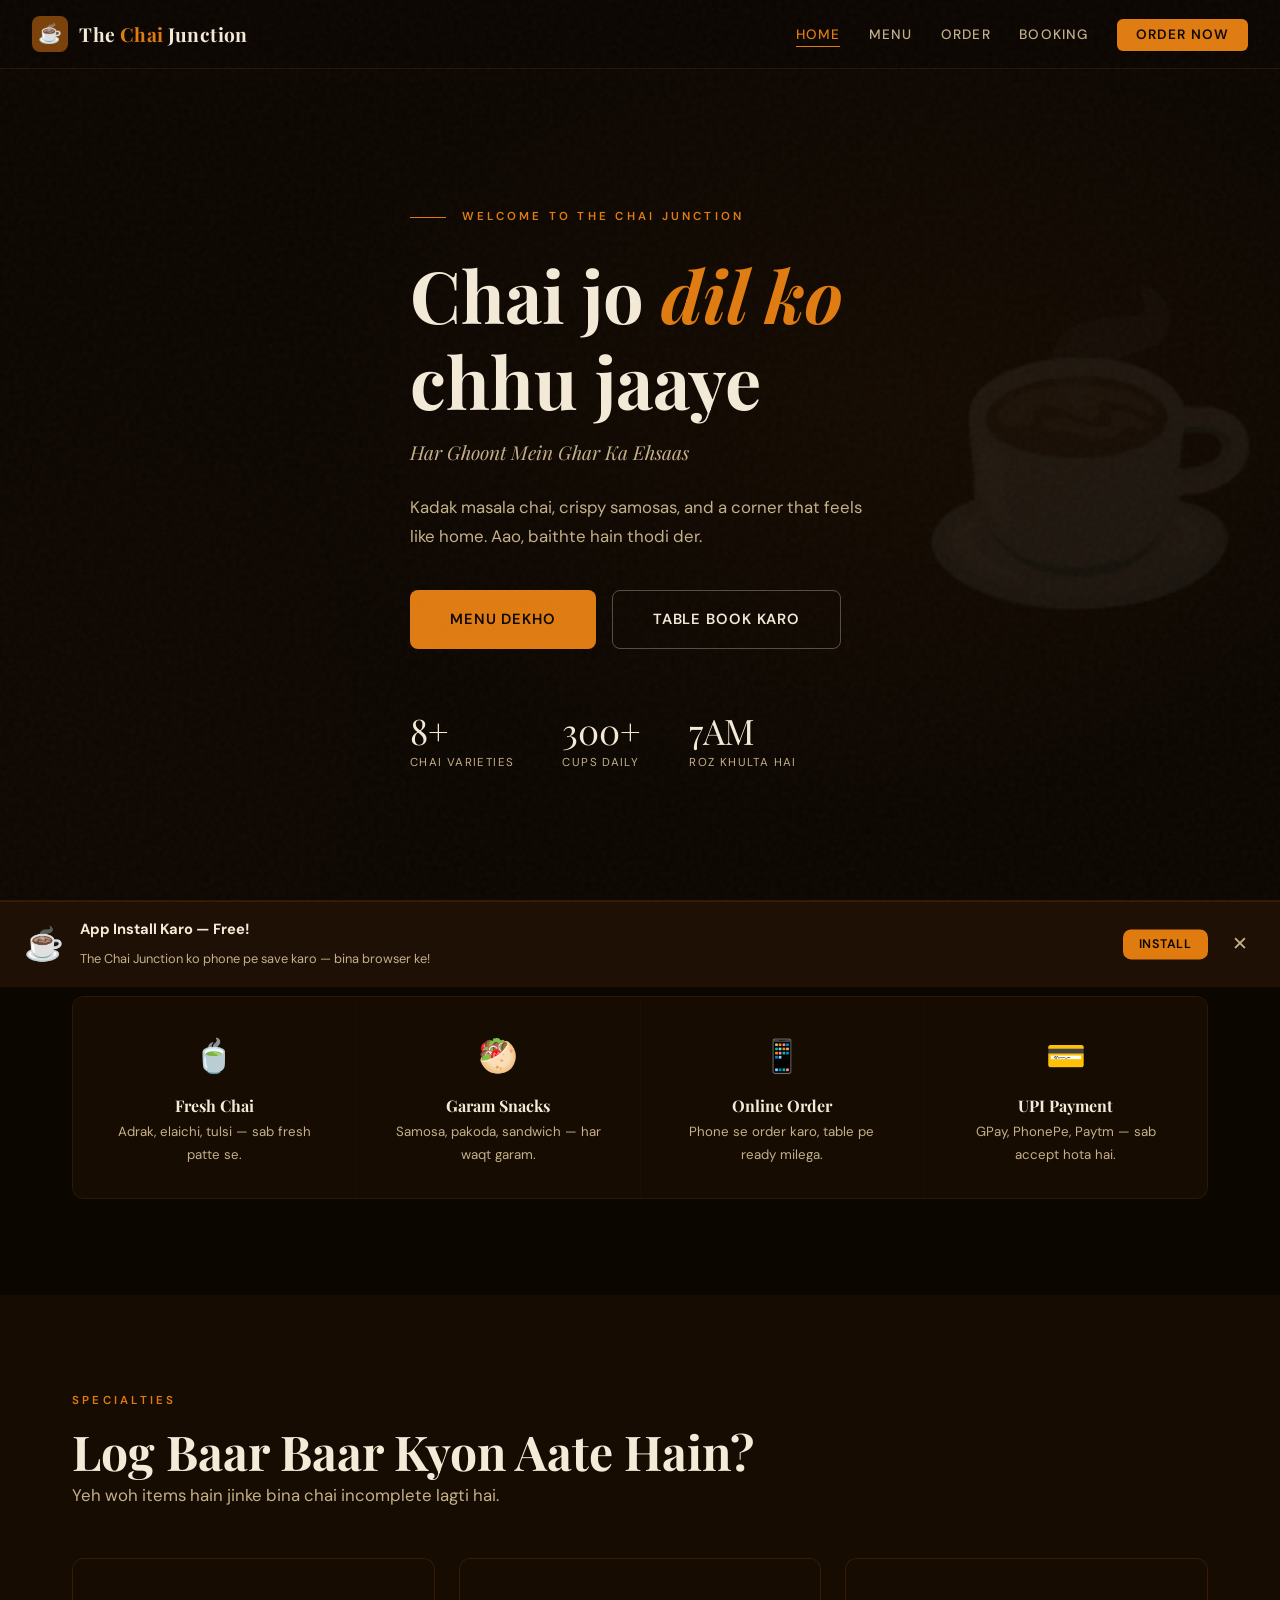
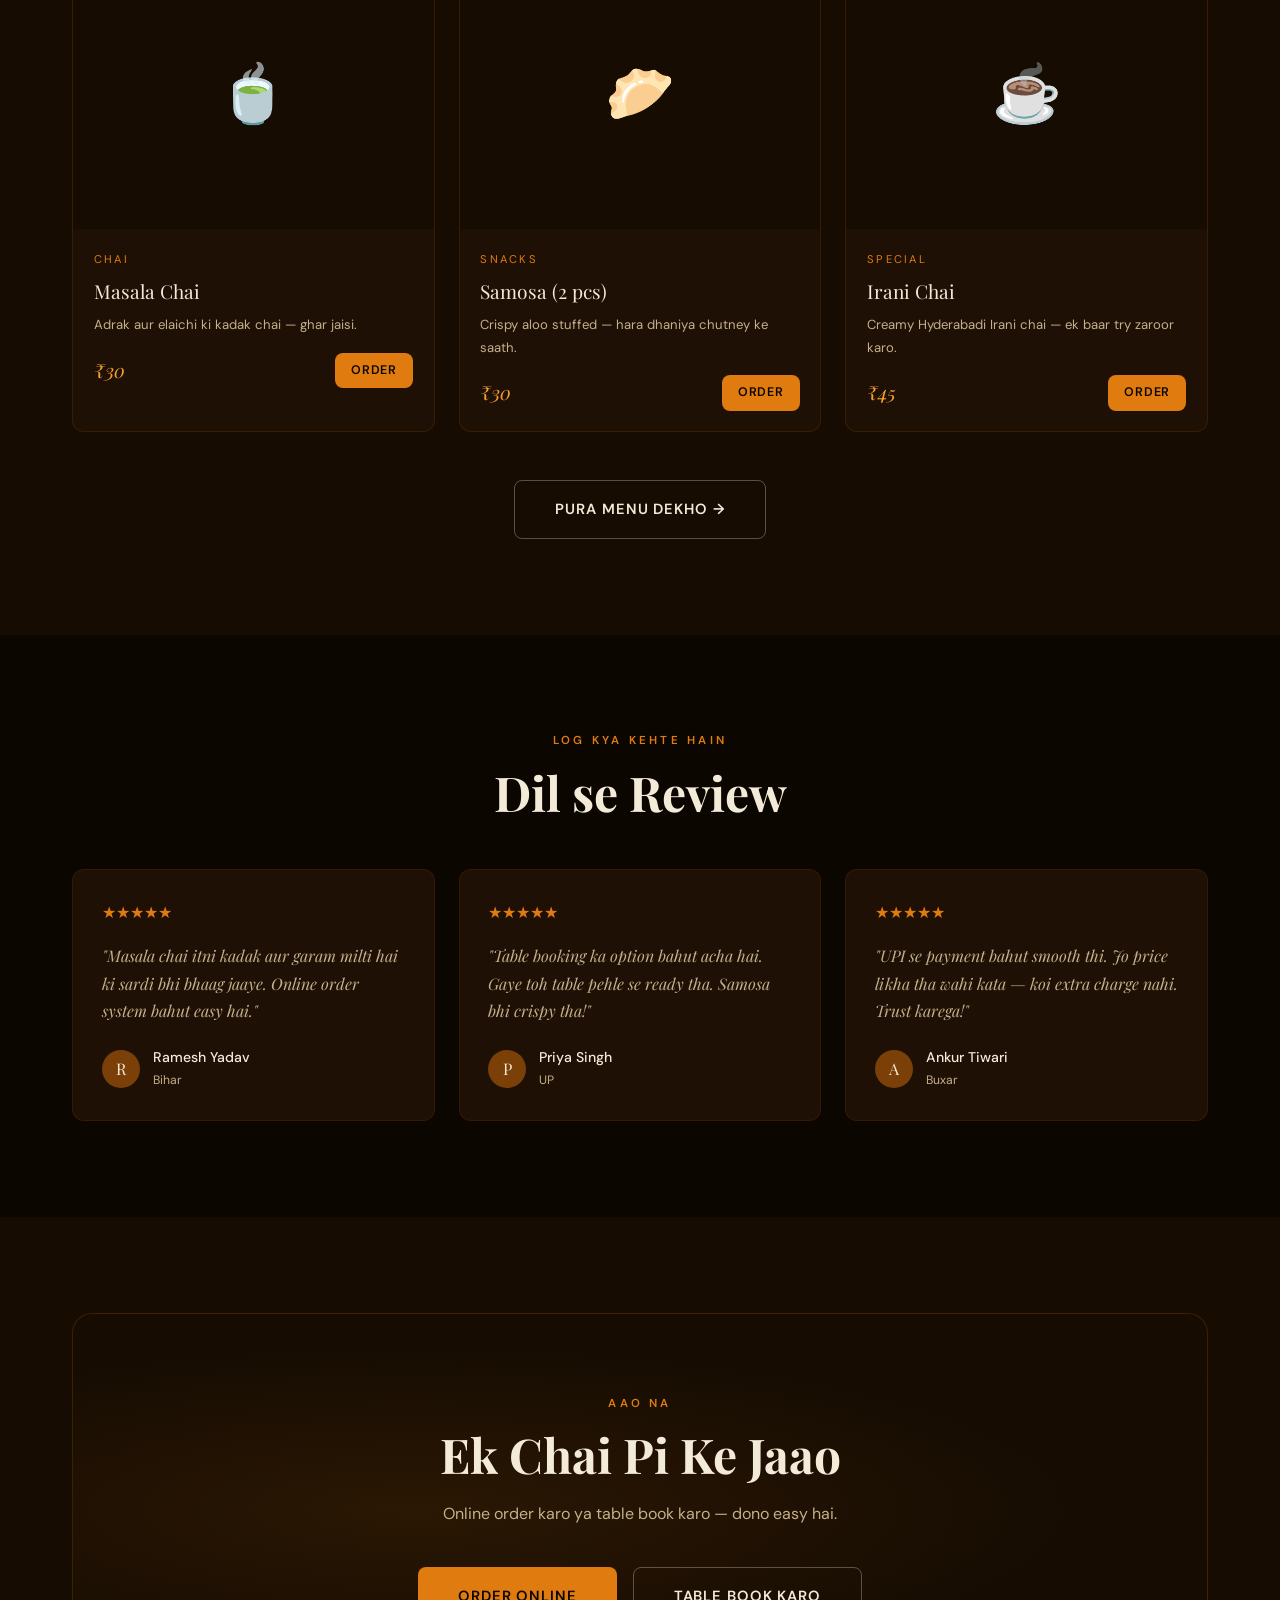
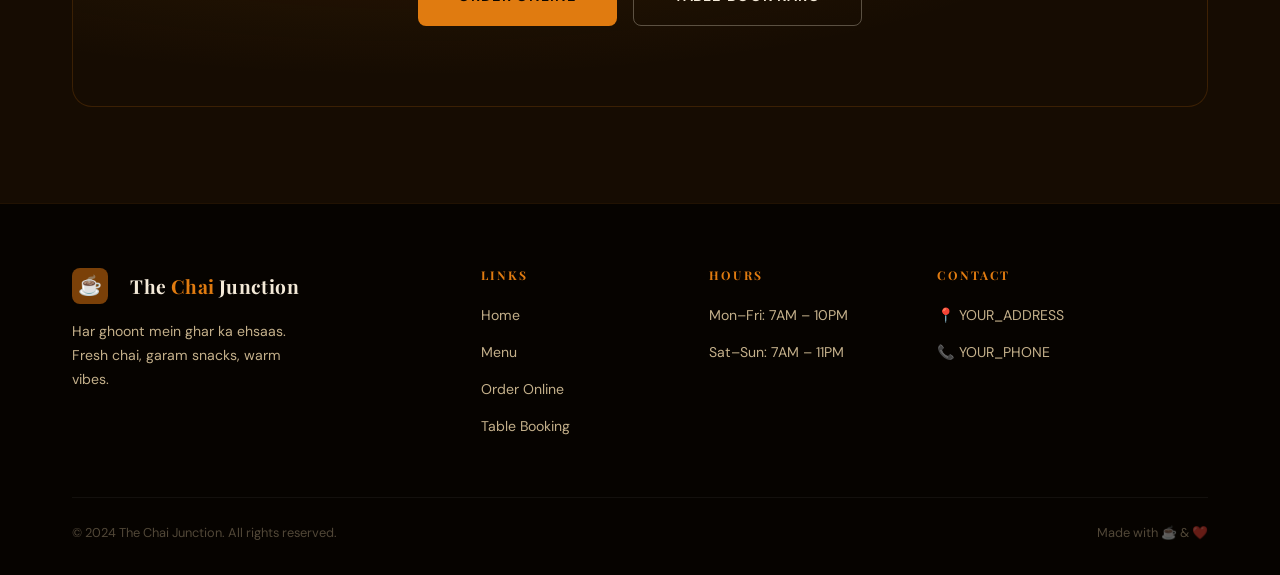
<file: index.html>
<!DOCTYPE html>
<html lang="en">
<head>
  <meta charset="UTF-8" />
  <meta name="viewport" content="width=device-width, initial-scale=1.0" />
  <title>The Chai Junction — Har Ghoont Mein Ghar Ka Ehsaas</title>
  <meta name="description" content="The Chai Junction — Fresh chai, crispy snacks, cozy tables. Order online or book your table." />
  <meta name="theme-color" content="#c8860a" />

  <!-- PWA Tags -->
  <link rel="manifest" href="manifest.json" />
  <link rel="apple-touch-icon" href="icons/icon-192.png" />
  <meta name="apple-mobile-web-app-capable" content="yes" />
  <meta name="apple-mobile-web-app-status-bar-style" content="black-translucent" />
  <meta name="apple-mobile-web-app-title" content="Chai Junction" />

  <!-- Favicon -->
  <link rel="icon" type="image/svg+xml" href="icons/favicon.svg" />

  <!-- Open Graph (for sharing) -->
  <meta property="og:title"       content="The Chai Junction" />
  <meta property="og:description" content="Har Ghoont Mein Ghar Ka Ehsaas" />
  <meta property="og:type"        content="website" />

  <link rel="stylesheet" href="css/style.css" />
  <style>
    /* ── Hero ─────────────────────────────────────────── */
    .hero {
      min-height: 100vh;
      display: flex; align-items: center;
      position: relative; overflow: hidden; padding-top: 5rem;
    }

    /* Background image — replace with your actual logo/image */
    .hero-bg {
      position: absolute; inset: 0; z-index: 0;
      /*
        🔁 APNI IMAGE YAHAN DAALO:
        background-image: url('images/your-hero.jpg');
        ya background-image: url('images/your-logo.png');
      */
      background:
        radial-gradient(ellipse 70% 70% at 65% 45%, rgba(224,123,16,0.10) 0%, transparent 65%),
        radial-gradient(ellipse 50% 90% at 5%  80%, rgba(92, 46, 10, 0.20) 0%, transparent 60%),
        var(--bg-dark);
      background-size: cover;
      background-position: center;
      background-repeat: no-repeat;
    }

    /* Dark overlay so text stays readable over any background image */
    .hero-bg::after {
      content: '';
      position: absolute; inset: 0;
      background: linear-gradient(
        105deg,
        rgba(12,6,0,0.92) 0%,
        rgba(12,6,0,0.70) 55%,
        rgba(12,6,0,0.30) 100%
      );
    }

    /* Large logo mark in hero bg right side */
    .hero-logo-watermark {
      position: absolute;
      right: -60px; top: 50%;
      transform: translateY(-50%);
      width: 500px; height: 500px;
      z-index: 1;
      opacity: 0.06;
      pointer-events: none;
      /*
        🔁 APNA LOGO IMAGE YAHAN DAALO (watermark effect ke liye):
        background-image: url('images/logo.png');
        background-size: contain; background-repeat: no-repeat; background-position: center;
      */
      font-size: 18rem;
      display: flex; align-items: center; justify-content: center;
    }

    .hero-content {
      position: relative; z-index: 2;
      max-width: 620px;
    }

    .hero-eyebrow {
      display: flex; align-items: center; gap: 1rem;
      margin-bottom: 1.5rem;
    }
    .hero-eyebrow::before { content:''; display:block; width:36px; height:1px; background:var(--saffron); }
    .hero-eyebrow span { font-size:0.72rem; font-weight:600; letter-spacing:0.28em; text-transform:uppercase; color:var(--saffron); }

    .hero h1 { margin-bottom: 0.8rem; }
    .hero h1 em { font-style: italic; color: var(--saffron); }

    .hero-hindi {
      font-family: var(--font-serif);
      font-size: 1.2rem;
      font-style: italic;
      color: var(--cream-dim);
      margin-bottom: 1.5rem;
    }

    .hero-desc { font-size: 1.05rem; margin-bottom: 2.5rem; max-width: 460px; }

    .hero-actions { display: flex; gap: 1rem; flex-wrap: wrap; margin-bottom: 4rem; }

    .hero-stats { display: flex; gap: 3rem; }
    .hero-stat .number { font-family:var(--font-serif); font-size:2.2rem; color:var(--cream); line-height:1; }
    .hero-stat .label  { font-size:0.72rem; letter-spacing:0.12em; text-transform:uppercase; color:var(--cream-dim); margin-top:0.3rem; }

    /* ── Features ─────────────────────────────────────── */
    .features-row {
      display: grid; grid-template-columns: repeat(4, 1fr);
      gap: 1px; background: rgba(224,123,16,0.08);
      border: 1px solid rgba(224,123,16,0.08); border-radius: var(--radius); overflow: hidden;
    }
    .feature-item { background: var(--bg-section); padding: 2rem; text-align: center; transition: var(--transition); }
    .feature-item:hover { background: var(--bg-card); }
    .feature-icon { font-size: 2rem; margin-bottom: 0.8rem; }
    .feature-item h4 { font-size: 1rem; margin-bottom: 0.35rem; }
    .feature-item p  { font-size: 0.83rem; }

    /* ── Featured Menu ────────────────────────────────── */
    .featured-grid { display: grid; grid-template-columns: repeat(3, 1fr); gap: 1.5rem; }

    .menu-card {
      background: var(--bg-card);
      border: 1px solid rgba(224,123,16,0.12);
      border-radius: var(--radius); overflow: hidden; transition: var(--transition);
    }
    .menu-card:hover { border-color: rgba(224,123,16,0.4); transform: translateY(-6px); box-shadow: 0 16px 40px rgba(0,0,0,0.6); }

    .menu-card-emoji {
      width: 100%; aspect-ratio: 4/3;
      display: flex; align-items: center; justify-content: center;
      font-size: 3.5rem; background: var(--bg-section);
    }
    .menu-card-body { padding: 1.3rem; }
    .menu-card-cat  { font-size: 0.7rem; letter-spacing: 0.2em; text-transform: uppercase; color: var(--saffron); margin-bottom: 0.4rem; }
    .menu-card-name { font-family: var(--font-serif); font-size: 1.2rem; margin-bottom: 0.4rem; }
    .menu-card-desc { font-size: 0.82rem; color: var(--cream-dim); margin-bottom: 1rem; }
    .menu-card-footer { display: flex; align-items: center; justify-content: space-between; }

    /* ── Testimonials ─────────────────────────────────── */
    .testi-grid { display: grid; grid-template-columns: repeat(3,1fr); gap: 1.5rem; }
    .testi-card { background:var(--bg-card); border:1px solid rgba(224,123,16,0.1); border-radius:var(--radius); padding:1.8rem; }
    .testi-stars { color:var(--saffron); margin-bottom:1rem; }
    .testi-text  { font-family:var(--font-serif); font-style:italic; font-size:1rem; color:var(--cream-dim); margin-bottom:1.4rem; line-height:1.7; }
    .testi-author { display:flex; align-items:center; gap:0.8rem; }
    .testi-avatar { width:38px; height:38px; border-radius:50%; background:var(--saffron-dim); display:flex; align-items:center; justify-content:center; font-family:var(--font-serif); font-size:1rem; color:var(--cream); }
    .testi-name { font-size:0.88rem; font-weight:500; color:var(--cream); }
    .testi-loc  { font-size:0.76rem; color:var(--cream-dim); }

    /* ── CTA banner ───────────────────────────────────── */
    .cta-banner {
      background: radial-gradient(ellipse at 30% 50%, rgba(224,123,16,0.1) 0%, transparent 60%), var(--bg-section);
      border: 1px solid rgba(224,123,16,0.18);
      border-radius: 20px; padding: 5rem 4rem; text-align: center;
    }
    .cta-banner h2 { margin-bottom: 1rem; }
    .cta-banner p  { margin-bottom: 2.5rem; }

    @media (max-width: 900px) {
      .features-row   { grid-template-columns: 1fr 1fr; }
      .featured-grid  { grid-template-columns: 1fr 1fr; }
      .testi-grid     { grid-template-columns: 1fr; }
    }
    @media (max-width: 600px) {
      .features-row  { grid-template-columns: 1fr; }
      .featured-grid { grid-template-columns: 1fr; }
      .hero-stats    { gap: 2rem; }
      .cta-banner    { padding: 3rem 1.5rem; }
    }
  </style>
</head>
<body>

<!-- ── Navbar ─────────────────────────────────────────────── -->
<nav class="navbar">
  <a href="index.html" class="nav-logo-wrap">
    <!--
      🔁 APNA LOGO IMAGE YAHAN DAALO:
      <img src="images/logo.png" alt="The Chai Junction" class="nav-logo-img" />
    -->
    <div class="nav-logo-icon">☕</div>
    <span class="nav-logo-text">The <span>Chai</span> Junction</span>
  </a>
  <ul class="nav-links">
    <li><a href="index.html" class="active">Home</a></li>
    <li><a href="menu.html">Menu</a></li>
    <li><a href="order.html">Order</a></li>
    <li><a href="order.html#booking">Booking</a></li>
    <li><a href="order.html" class="nav-cta">Order Now</a></li>
  </ul>
  <div class="nav-hamburger"><span></span><span></span><span></span></div>
</nav>

<!-- ── Hero ───────────────────────────────────────────────── -->
<section class="hero">
  <div class="hero-bg"></div>
  <div class="hero-logo-watermark">☕</div>
  <div class="container">
    <div class="hero-content">
      <div class="hero-eyebrow"><span>Welcome to The Chai Junction</span></div>
      <h1>
        Chai jo <em>dil ko</em><br>
        chhu jaaye
      </h1>
      <p class="hero-hindi">Har Ghoont Mein Ghar Ka Ehsaas</p>
      <p class="hero-desc">
        Kadak masala chai, crispy samosas, and a corner that feels like home.
        Aao, baithte hain thodi der.
      </p>
      <div class="hero-actions">
        <a href="menu.html" class="btn btn-primary btn-lg">Menu Dekho</a>
        <a href="order.html#booking" class="btn btn-outline btn-lg">Table Book Karo</a>
      </div>
      <div class="hero-stats">
        <div class="hero-stat"><div class="number">8+</div><div class="label">Chai Varieties</div></div>
        <div class="hero-stat"><div class="number">300+</div><div class="label">Cups Daily</div></div>
        <div class="hero-stat"><div class="number">7AM</div><div class="label">Roz Khulta Hai</div></div>
      </div>
    </div>
  </div>
</section>

<!-- ── Features ───────────────────────────────────────────── -->
<section class="section">
  <div class="container">
    <div class="features-row fade-in">
      <div class="feature-item"><div class="feature-icon">🍵</div><h4>Fresh Chai</h4><p>Adrak, elaichi, tulsi — sab fresh patte se.</p></div>
      <div class="feature-item"><div class="feature-icon">🥙</div><h4>Garam Snacks</h4><p>Samosa, pakoda, sandwich — har waqt garam.</p></div>
      <div class="feature-item"><div class="feature-icon">📱</div><h4>Online Order</h4><p>Phone se order karo, table pe ready milega.</p></div>
      <div class="feature-item"><div class="feature-icon">💳</div><h4>UPI Payment</h4><p>GPay, PhonePe, Paytm — sab accept hota hai.</p></div>
    </div>
  </div>
</section>

<!-- ── Featured Items ──────────────────────────────────────── -->
<section class="section section-alt">
  <div class="container">
    <div class="fade-in">
      <span class="section-label">Specialties</span>
      <h2>Log Baar Baar Kyon Aate Hain?</h2>
      <p class="section-subtitle">Yeh woh items hain jinke bina chai incomplete lagti hai.</p>
    </div>
    <div class="featured-grid">
      <div class="menu-card fade-in">
        <div class="menu-card-emoji">🍵</div>
        <div class="menu-card-body">
          <div class="menu-card-cat">Chai</div>
          <div class="menu-card-name">Masala Chai</div>
          <div class="menu-card-desc">Adrak aur elaichi ki kadak chai — ghar jaisi.</div>
          <div class="menu-card-footer">
            <span class="price-tag">₹30</span>
            <a href="order.html" class="btn btn-primary btn-sm">Order</a>
          </div>
        </div>
      </div>
      <div class="menu-card fade-in" style="transition-delay:0.1s">
        <div class="menu-card-emoji">🥟</div>
        <div class="menu-card-body">
          <div class="menu-card-cat">Snacks</div>
          <div class="menu-card-name">Samosa (2 pcs)</div>
          <div class="menu-card-desc">Crispy aloo stuffed — hara dhaniya chutney ke saath.</div>
          <div class="menu-card-footer">
            <span class="price-tag">₹30</span>
            <a href="order.html" class="btn btn-primary btn-sm">Order</a>
          </div>
        </div>
      </div>
      <div class="menu-card fade-in" style="transition-delay:0.2s">
        <div class="menu-card-emoji">☕</div>
        <div class="menu-card-body">
          <div class="menu-card-cat">Special</div>
          <div class="menu-card-name">Irani Chai</div>
          <div class="menu-card-desc">Creamy Hyderabadi Irani chai — ek baar try zaroor karo.</div>
          <div class="menu-card-footer">
            <span class="price-tag">₹45</span>
            <a href="order.html" class="btn btn-primary btn-sm">Order</a>
          </div>
        </div>
      </div>
    </div>
    <div style="text-align:center;margin-top:3rem;">
      <a href="menu.html" class="btn btn-outline btn-lg">Pura Menu Dekho →</a>
    </div>
  </div>
</section>

<!-- ── Testimonials ────────────────────────────────────────── -->
<section class="section">
  <div class="container">
    <div class="fade-in" style="text-align:center;max-width:480px;margin:0 auto 3rem;">
      <span class="section-label">Log Kya Kehte Hain</span>
      <h2>Dil se Review</h2>
    </div>
    <div class="testi-grid">
      <div class="testi-card fade-in">
        <div class="testi-stars">★★★★★</div>
        <p class="testi-text">"Masala chai itni kadak aur garam milti hai ki sardi bhi bhaag jaaye. Online order system bahut easy hai."</p>
        <div class="testi-author">
          <div class="testi-avatar">R</div>
          <div><div class="testi-name">Ramesh Yadav</div><div class="testi-loc">Bihar</div></div>
        </div>
      </div>
      <div class="testi-card fade-in" style="transition-delay:0.1s">
        <div class="testi-stars">★★★★★</div>
        <p class="testi-text">"Table booking ka option bahut acha hai. Gaye toh table pehle se ready tha. Samosa bhi crispy tha!"</p>
        <div class="testi-author">
          <div class="testi-avatar">P</div>
          <div><div class="testi-name">Priya Singh</div><div class="testi-loc">UP</div></div>
        </div>
      </div>
      <div class="testi-card fade-in" style="transition-delay:0.2s">
        <div class="testi-stars">★★★★★</div>
        <p class="testi-text">"UPI se payment bahut smooth thi. Jo price likha tha wahi kata — koi extra charge nahi. Trust karega!"</p>
        <div class="testi-author">
          <div class="testi-avatar">A</div>
          <div><div class="testi-name">Ankur Tiwari</div><div class="testi-loc">Buxar</div></div>
        </div>
      </div>
    </div>
  </div>
</section>

<!-- ── CTA ─────────────────────────────────────────────────── -->
<section class="section section-alt">
  <div class="container">
    <div class="cta-banner fade-in">
      <span class="section-label">Aao Na</span>
      <h2>Ek Chai Pi Ke Jaao</h2>
      <p>Online order karo ya table book karo — dono easy hai.</p>
      <div style="display:flex;gap:1rem;justify-content:center;flex-wrap:wrap;">
        <a href="order.html" class="btn btn-primary btn-lg">Order Online</a>
        <a href="order.html#booking" class="btn btn-outline btn-lg">Table Book Karo</a>
      </div>
    </div>
  </div>
</section>

<!-- ── Footer ──────────────────────────────────────────────── -->
<footer class="footer">
  <div class="container">
    <div class="footer-grid">
      <div>
        <div class="nav-logo-wrap" style="margin-bottom:1rem;display:inline-flex;">
          <div class="nav-logo-icon">☕</div>
          <span class="nav-logo-text" style="margin-left:0.7rem;">The <span>Chai</span> Junction</span>
        </div>
        <p style="font-size:0.88rem;max-width:240px;">Har ghoont mein ghar ka ehsaas. Fresh chai, garam snacks, warm vibes.</p>
      </div>
      <div class="footer-col">
        <h4>Links</h4>
        <ul>
          <li><a href="index.html">Home</a></li>
          <li><a href="menu.html">Menu</a></li>
          <li><a href="order.html">Order Online</a></li>
          <li><a href="order.html#booking">Table Booking</a></li>
        </ul>
      </div>
      <div class="footer-col">
        <h4>Hours</h4>
        <ul>
          <li><a>Mon–Fri: 7AM – 10PM</a></li>
          <li><a>Sat–Sun: 7AM – 11PM</a></li>
        </ul>
      </div>
      <div class="footer-col">
        <h4>Contact</h4>
        <ul>
          <li><a>📍 YOUR_ADDRESS</a></li>
          <li><a>📞 YOUR_PHONE</a></li>
        </ul>
      </div>
    </div>
    <div class="footer-bottom">
      <span>© 2024 The Chai Junction. All rights reserved.</span>
      <span>Made with ☕ & ❤️</span>
    </div>
  </div>
</footer>

<!-- ── PWA Install Banner ──────────────────────────────────── -->
<div class="install-banner" id="install-banner">
  <div class="icon">☕</div>
  <div class="text">
    <strong>App Install Karo — Free!</strong>
    <span>The Chai Junction ko phone pe save karo — bina browser ke!</span>
  </div>
  <button class="btn btn-primary btn-sm" onclick="installPWA()">Install</button>
  <button class="install-close" onclick="dismissInstallBanner()">✕</button>
</div>

<script src="js/config.js"></script>
<script src="js/main.js"></script>
</body>
</html>
</file>
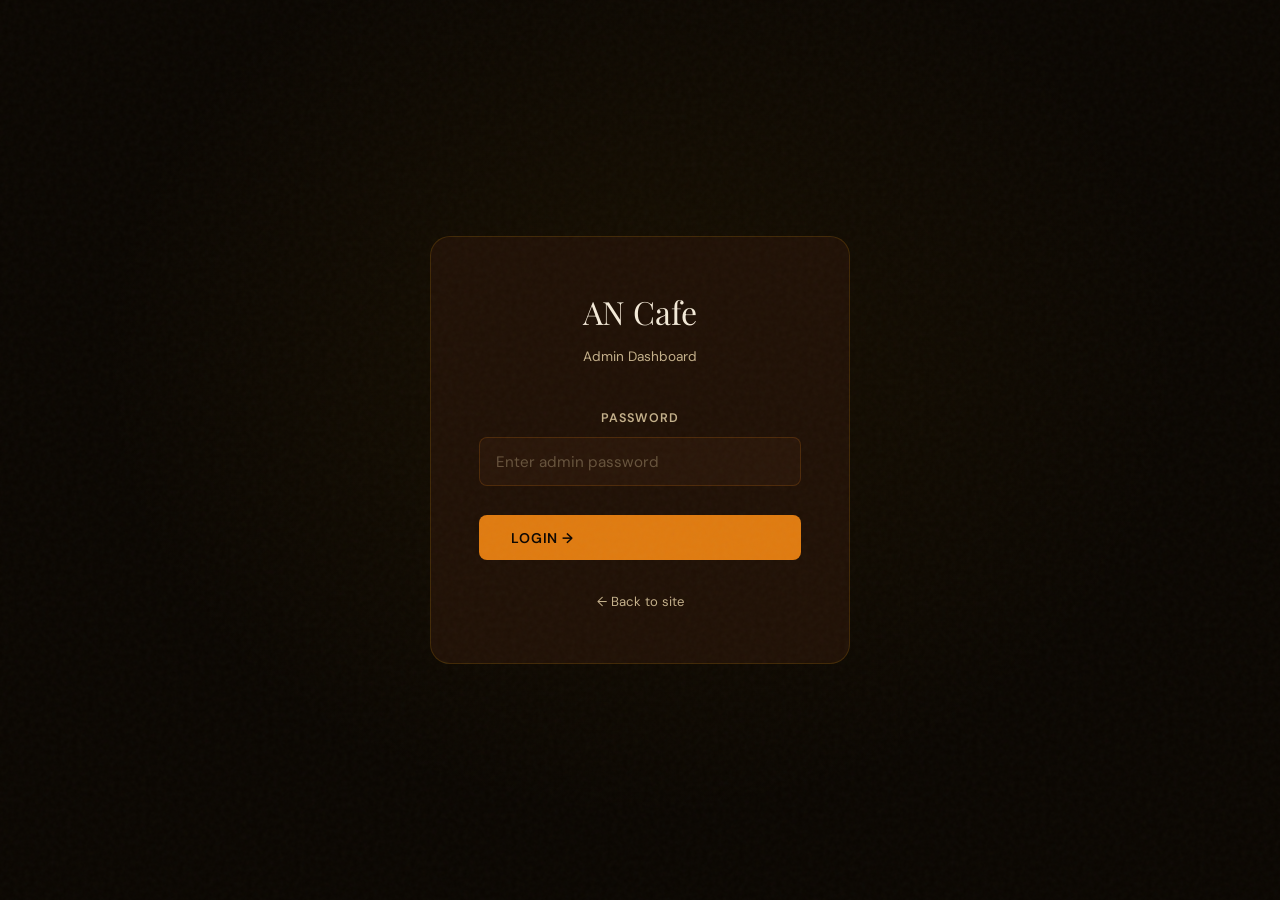
<file: admin.html>
<!DOCTYPE html>
<html lang="en">
<head>
  <meta charset="UTF-8" />
  <meta name="viewport" content="width=device-width, initial-scale=1.0" />
  <title>Admin — AN Cafe</title>
  <link rel="stylesheet" href="css/style.css" />
  <style>
    body { background: #0a0600; }

    /* ── Login Screen ─────────────────────────────────── */
    .login-screen {
      min-height: 100vh;
      display: flex;
      align-items: center;
      justify-content: center;
      background: radial-gradient(ellipse at 50% 40%, rgba(200,134,10,0.07) 0%, transparent 60%);
    }

    .login-card {
      background: var(--bg-card);
      border: 1px solid rgba(200,134,10,0.2);
      border-radius: 20px;
      padding: 3rem;
      width: min(420px, 90vw);
      text-align: center;
    }

    .login-card .logo {
      font-family: var(--font-serif);
      font-size: 2rem;
      color: var(--cream);
      margin-bottom: 0.3rem;
    }

    .login-card .logo span { color: var(--gold); }
    .login-card .sub { font-size: 0.85rem; color: var(--cream-dim); margin-bottom: 2.5rem; }

    /* ── Dashboard Layout ─────────────────────────────── */
    .dashboard { display: none; }

    .admin-nav {
      background: rgba(10, 6, 0, 0.95);
      border-bottom: 1px solid rgba(200,134,10,0.15);
      padding: 1rem 2rem;
      display: flex;
      align-items: center;
      justify-content: space-between;
      position: sticky;
      top: 0;
      z-index: 100;
    }

    .admin-nav .logo {
      font-family: var(--font-serif);
      font-size: 1.3rem;
      color: var(--cream);
    }

    .admin-nav .logo span { color: var(--gold); }

    .admin-nav-links {
      display: flex;
      gap: 0.5rem;
    }

    .admin-tab {
      padding: 0.5rem 1.2rem;
      border-radius: 6px;
      border: none;
      background: transparent;
      color: var(--cream-dim);
      font-family: var(--font-sans);
      font-size: 0.82rem;
      font-weight: 500;
      cursor: pointer;
      transition: var(--transition);
    }

    .admin-tab:hover  { color: var(--cream); background: rgba(255,255,255,0.05); }
    .admin-tab.active { background: var(--gold); color: var(--bg-dark); }

    .admin-content { padding: 2.5rem 2rem; max-width: 1400px; margin: 0 auto; }

    /* ── Stats Grid ───────────────────────────────────── */
    .stats-grid {
      display: grid;
      grid-template-columns: repeat(auto-fit, minmax(200px, 1fr));
      gap: 1.2rem;
      margin-bottom: 2.5rem;
    }

    .stat-card {
      background: var(--bg-card);
      border: 1px solid rgba(200,134,10,0.12);
      border-radius: var(--radius);
      padding: 1.5rem;
    }

    .stat-card .stat-icon { font-size: 1.8rem; margin-bottom: 0.8rem; }
    .stat-card .stat-value { font-family: var(--font-serif); font-size: 2rem; color: var(--gold-light); line-height: 1; margin-bottom: 0.3rem; }
    .stat-card .stat-label { font-size: 0.78rem; color: var(--cream-dim); text-transform: uppercase; letter-spacing: 0.08em; }

    /* ── Table ────────────────────────────────────────── */
    .table-header {
      display: flex;
      align-items: center;
      justify-content: space-between;
      margin-bottom: 1.2rem;
    }

    .table-header h3 { font-size: 1.2rem; }

    .data-table {
      width: 100%;
      border-collapse: collapse;
      background: var(--bg-card);
      border: 1px solid rgba(200,134,10,0.1);
      border-radius: var(--radius);
      overflow: hidden;
    }

    .data-table th {
      background: rgba(200,134,10,0.08);
      padding: 0.9rem 1rem;
      text-align: left;
      font-size: 0.75rem;
      font-weight: 500;
      letter-spacing: 0.12em;
      text-transform: uppercase;
      color: var(--gold);
      border-bottom: 1px solid rgba(200,134,10,0.12);
    }

    .data-table td {
      padding: 0.9rem 1rem;
      font-size: 0.87rem;
      color: var(--cream-dim);
      border-bottom: 1px solid rgba(255,255,255,0.04);
      vertical-align: middle;
    }

    .data-table tr:last-child td { border-bottom: none; }
    .data-table tr:hover td { background: rgba(255,255,255,0.02); color: var(--cream); }

    .data-table .name-col { color: var(--cream); font-weight: 500; }

    .status-select {
      background: var(--bg-input);
      border: 1px solid rgba(200,134,10,0.2);
      border-radius: 6px;
      padding: 0.3rem 0.6rem;
      color: var(--cream);
      font-family: var(--font-sans);
      font-size: 0.8rem;
      cursor: pointer;
    }

    .table-scroll { overflow-x: auto; border-radius: var(--radius); }

    /* Tab panels */
    .admin-panel { display: none; }
    .admin-panel.active { display: block; }

    .empty-state {
      text-align: center;
      padding: 4rem;
      color: var(--cream-dim);
      font-size: 0.9rem;
    }

    .refresh-btn {
      background: transparent;
      border: 1px solid rgba(200,134,10,0.3);
      color: var(--gold);
      padding: 0.45rem 1rem;
      border-radius: 6px;
      font-size: 0.8rem;
      cursor: pointer;
      transition: var(--transition);
    }

    .refresh-btn:hover { background: rgba(200,134,10,0.1); }
  </style>
</head>
<body>

<!-- ══ LOGIN SCREEN ════════════════════════════════════════════ -->
<div class="login-screen" id="login-screen">
  <div class="login-card">
    <div class="logo">AN <span>Cafe</span></div>
    <div class="sub">Admin Dashboard</div>
    <div class="form-group">
      <label>Password</label>
      <input type="password" id="admin-pass" placeholder="Enter admin password" onkeydown="if(event.key==='Enter')doLogin()" />
    </div>
    <button class="btn btn-primary" style="width:100%;margin-top:0.5rem;" onclick="doLogin()">
      Login →
    </button>
    <br/><br/>
    <a href="index.html" style="font-size:0.82rem;color:var(--cream-dim);">← Back to site</a>
  </div>
</div>

<!-- ══ DASHBOARD ═══════════════════════════════════════════════ -->
<div class="dashboard" id="dashboard">

  <nav class="admin-nav">
    <div class="logo">AN <span>Cafe</span> <span style="font-size:0.8rem;color:var(--cream-dim);font-family:var(--font-sans);">Admin</span></div>
    <div class="admin-nav-links">
      <button class="admin-tab active" onclick="showPanel('overview')">Overview</button>
      <button class="admin-tab" onclick="showPanel('orders')">Orders</button>
      <button class="admin-tab" onclick="showPanel('bookings')">Bookings</button>
    </div>
    <button class="btn btn-outline btn-sm" onclick="logout()">Logout</button>
  </nav>

  <div class="admin-content">

    <!-- ── Overview ─────────────────────────────────── -->
    <div class="admin-panel active" id="panel-overview">
      <h2 style="margin-bottom:1.5rem;">Dashboard Overview</h2>
      <div class="stats-grid" id="stats-grid">
        <div class="stat-card"><div class="stat-icon">📦</div><div class="stat-value" id="s-total-orders">—</div><div class="stat-label">Total Orders</div></div>
        <div class="stat-card"><div class="stat-icon">⏳</div><div class="stat-value" id="s-pending">—</div><div class="stat-label">Pending Orders</div></div>
        <div class="stat-card"><div class="stat-icon">📅</div><div class="stat-value" id="s-bookings">—</div><div class="stat-label">Total Bookings</div></div>
        <div class="stat-card"><div class="stat-icon">☀️</div><div class="stat-value" id="s-today">—</div><div class="stat-label">Today's Orders</div></div>
        <div class="stat-card"><div class="stat-icon">💰</div><div class="stat-value" id="s-revenue">—</div><div class="stat-label">Total Revenue</div></div>
      </div>

      <div style="text-align:center;padding:2rem;color:var(--cream-dim);font-size:0.88rem;">
        <p>Use the tabs above to manage <strong style="color:var(--cream);">Orders</strong> and <strong style="color:var(--cream);">Bookings</strong>.</p>
        <p style="margin-top:0.5rem;">Data syncs from your Google Sheet in real time.</p>
      </div>
    </div>

    <!-- ── Orders ────────────────────────────────────── -->
    <div class="admin-panel" id="panel-orders">
      <div class="table-header">
        <h3>All Orders</h3>
        <button class="refresh-btn" onclick="loadOrders()">↻ Refresh</button>
      </div>
      <div class="table-scroll">
        <table class="data-table" id="orders-table">
          <thead>
            <tr>
              <th>Order ID</th>
              <th>Time</th>
              <th>Customer</th>
              <th>Phone</th>
              <th>Items</th>
              <th>Total</th>
              <th>Type</th>
              <th>Table</th>
              <th>Status</th>
            </tr>
          </thead>
          <tbody id="orders-tbody">
            <tr><td colspan="9"><div class="empty-state">Loading orders...</div></td></tr>
          </tbody>
        </table>
      </div>
    </div>

    <!-- ── Bookings ───────────────────────────────────── -->
    <div class="admin-panel" id="panel-bookings">
      <div class="table-header">
        <h3>All Bookings</h3>
        <button class="refresh-btn" onclick="loadBookings()">↻ Refresh</button>
      </div>
      <div class="table-scroll">
        <table class="data-table" id="bookings-table">
          <thead>
            <tr>
              <th>Booking ID</th>
              <th>Time</th>
              <th>Name</th>
              <th>Phone</th>
              <th>Date</th>
              <th>Time Slot</th>
              <th>Guests</th>
              <th>Status</th>
              <th>Notes</th>
            </tr>
          </thead>
          <tbody id="bookings-tbody">
            <tr><td colspan="9"><div class="empty-state">Loading bookings...</div></td></tr>
          </tbody>
        </table>
      </div>
    </div>

  </div>
</div>

<script src="js/config.js"></script>
<script src="js/main.js"></script>
<script src="js/admin.js"></script>
</body>
</html>
</file>
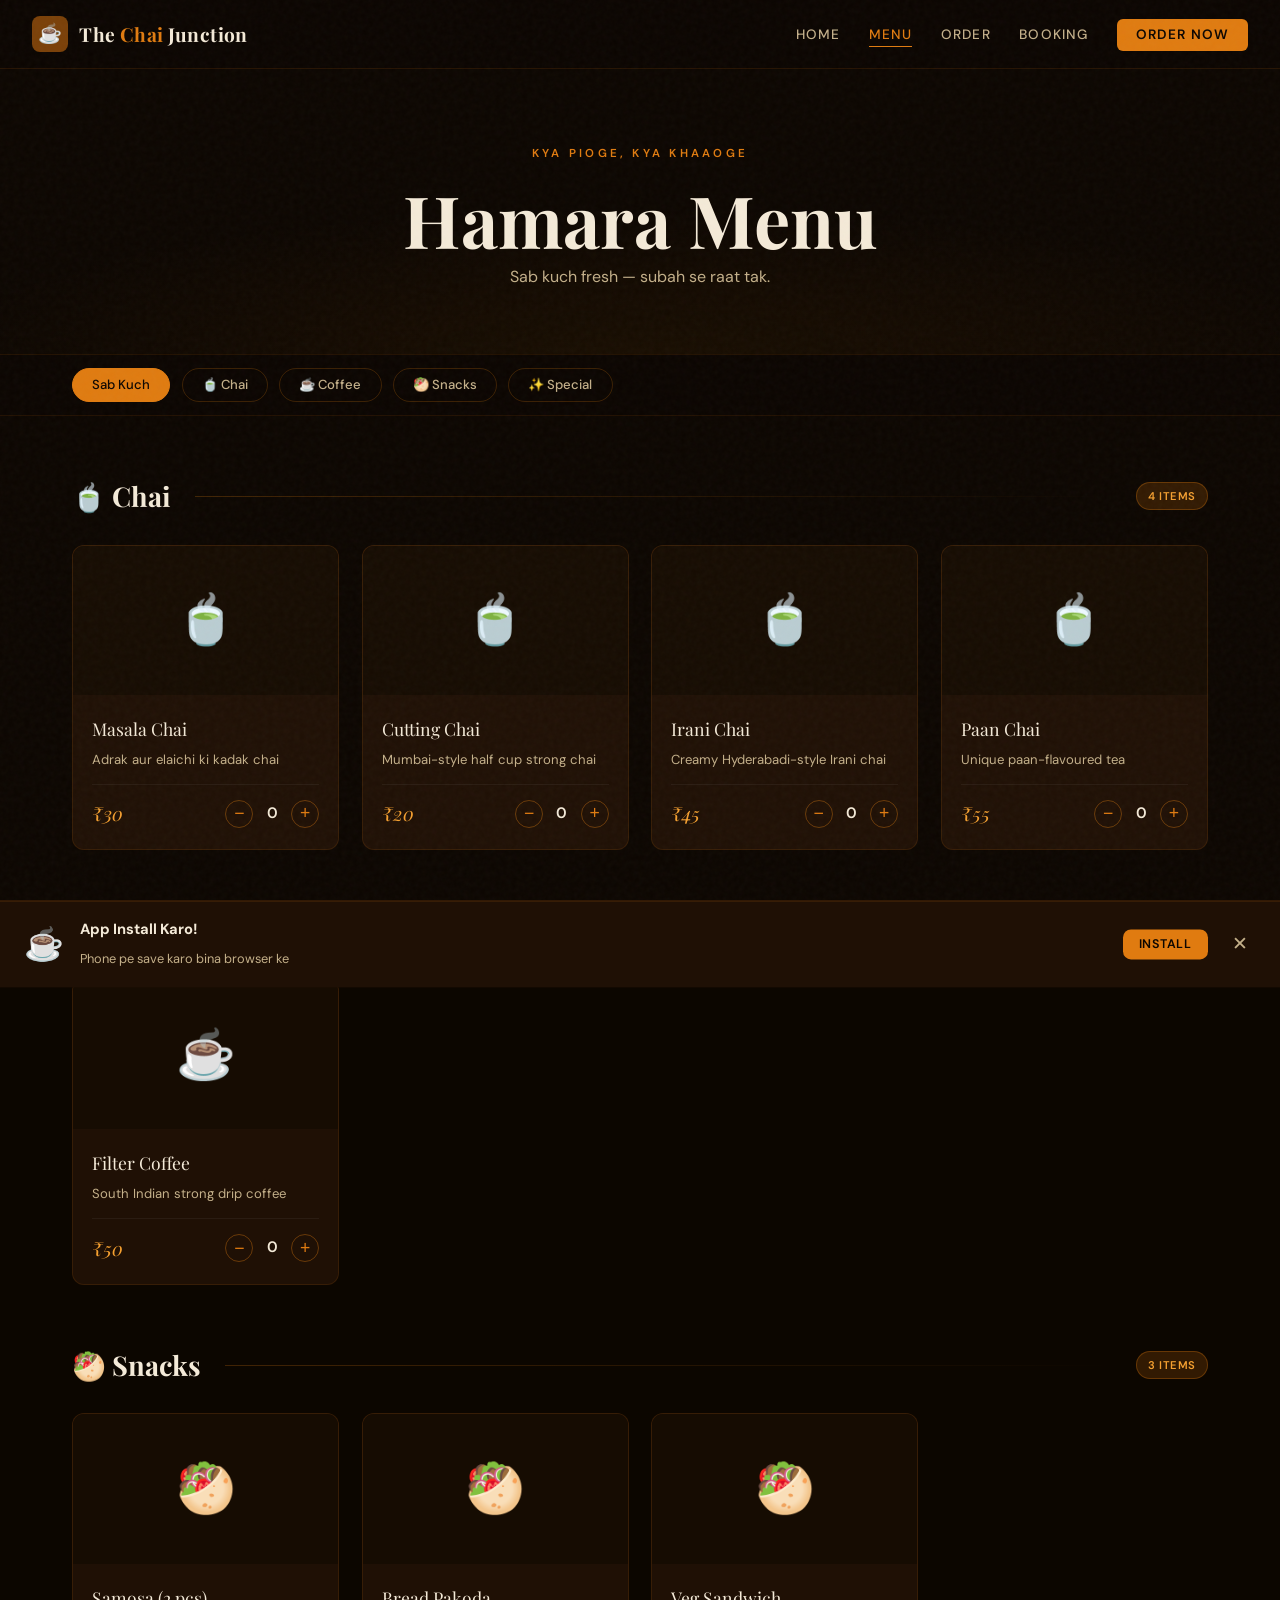
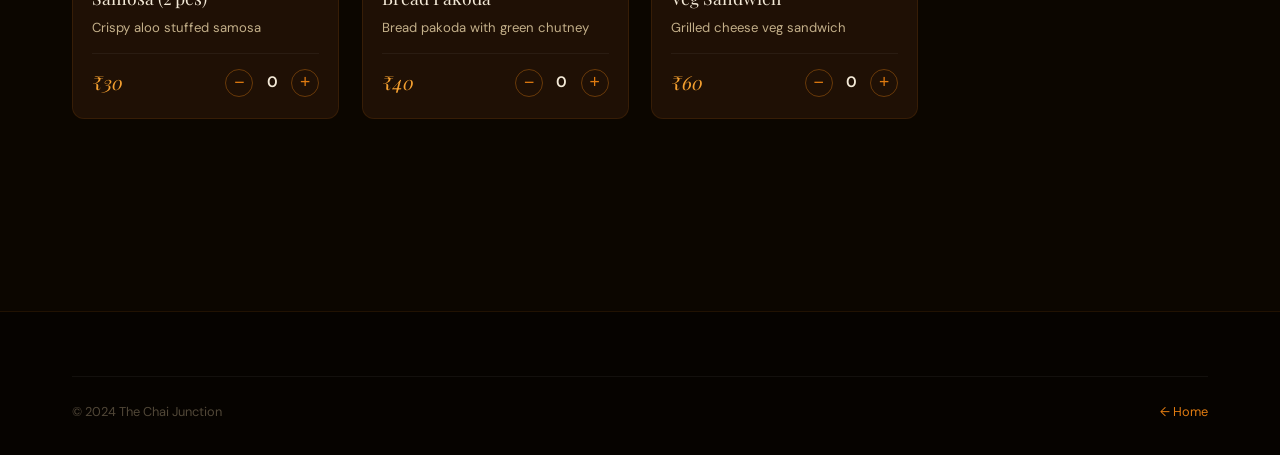
<file: menu.html>
<!DOCTYPE html>
<html lang="en">
<head>
  <meta charset="UTF-8" />
  <meta name="viewport" content="width=device-width, initial-scale=1.0" />
  <title>Menu — The Chai Junction</title>
  <meta name="theme-color" content="#c8860a" />
  <link rel="manifest" href="manifest.json" />
  <link rel="icon" type="image/svg+xml" href="icons/favicon.svg" />
  <link rel="stylesheet" href="css/style.css" />
  <style>
    .page-hero {
      padding: 9rem 0 4rem; text-align: center;
      background: radial-gradient(ellipse 80% 60% at 50% 100%, rgba(224,123,16,0.06) 0%, transparent 70%);
      border-bottom: 1px solid rgba(224,123,16,0.1);
    }

    /* Filter */
    .filter-bar { position: sticky; top: 64px; z-index: 100; background: rgba(12,6,0,0.95); backdrop-filter: blur(18px); border-bottom: 1px solid rgba(224,123,16,0.1); padding: 0.8rem 0; }
    .filter-bar .container { display: flex; align-items: center; gap: 0.7rem; overflow-x: auto; scrollbar-width: none; }
    .filter-bar .container::-webkit-scrollbar { display: none; }
    .filter-btn { white-space: nowrap; padding: 0.48rem 1.2rem; border-radius: 100px; border: 1px solid rgba(224,123,16,0.22); background: transparent; color: var(--cream-dim); font-family: var(--font-sans); font-size: 0.82rem; font-weight: 500; cursor: pointer; transition: var(--transition); }
    .filter-btn:hover, .filter-btn.active { background: var(--saffron); border-color: var(--saffron); color: var(--bg-dark); }

    /* Live price strip */
    .price-strip { background: rgba(50,150,50,0.08); border-bottom: 1px solid rgba(50,150,50,0.15); padding: 0.5rem 0; text-align: center; font-size: 0.78rem; color: #8fcf8f; display: flex; align-items: center; justify-content: center; gap: 0.5rem; }

    /* Menu sections */
    .menu-section { padding: 4rem 0; }
    .category-section { margin-bottom: 4rem; }
    .category-header { display: flex; align-items: center; gap: 1.5rem; margin-bottom: 2rem; }
    .category-header h2 { font-size: 1.7rem; white-space: nowrap; }
    .category-line { flex: 1; height: 1px; background: linear-gradient(90deg, rgba(224,123,16,0.25), transparent); }
    .items-grid { display: grid; grid-template-columns: repeat(auto-fill, minmax(250px, 1fr)); gap: 1.4rem; }

    /* Item card */
    .item-card { background: var(--bg-card); border: 1px solid rgba(224,123,16,0.12); border-radius: var(--radius); overflow: hidden; transition: var(--transition); display: flex; flex-direction: column; }
    .item-card:hover { border-color: rgba(224,123,16,0.38); transform: translateY(-4px); box-shadow: 0 12px 36px rgba(0,0,0,0.55); }
    .item-emoji { width: 100%; aspect-ratio: 16/9; display: flex; align-items: center; justify-content: center; font-size: 3rem; background: var(--bg-section); }
    .item-body  { padding: 1.2rem; flex: 1; display: flex; flex-direction: column; }
    .item-name  { font-family: var(--font-serif); font-size: 1.1rem; margin-bottom: 0.3rem; }
    .item-desc  { font-size: 0.82rem; color: var(--cream-dim); flex: 1; padding-bottom: 0.8rem; }
    .item-footer { display: flex; align-items: center; justify-content: space-between; padding-top: 0.8rem; border-top: 1px solid rgba(255,255,255,0.05); }

    /* Qty control */
    .qty-control { display: flex; align-items: center; gap: 0.55rem; }
    .qty-btn { width: 28px; height: 28px; border-radius: 50%; border: 1px solid rgba(224,123,16,0.38); background: transparent; color: var(--saffron); font-size: 1.1rem; cursor: pointer; display: flex; align-items: center; justify-content: center; transition: var(--transition); }
    .qty-btn:hover { background: var(--saffron); color: var(--bg-dark); }
    .qty-num { font-size: 0.95rem; font-weight: 600; min-width: 20px; text-align: center; color: var(--cream); }

    /* Cart FAB */
    .cart-fab { position: fixed; bottom: 2rem; right: 2rem; background: var(--saffron); color: var(--bg-dark); border: none; border-radius: 100px; padding: 0.9rem 1.8rem; font-family: var(--font-sans); font-size: 0.88rem; font-weight: 600; cursor: pointer; display: flex; align-items: center; gap: 0.8rem; box-shadow: 0 8px 24px rgba(224,123,16,0.45); transition: var(--transition); z-index: 500; transform: translateY(100px); opacity: 0; }
    .cart-fab.visible { transform: translateY(0); opacity: 1; }
    .cart-fab:hover { background: var(--saffron-lt); transform: translateY(-2px); }
    .cart-count { background: var(--bg-dark); color: var(--saffron); border-radius: 50%; width: 24px; height: 24px; display: flex; align-items: center; justify-content: center; font-size: 0.75rem; }

    /* Cart drawer */
    .cart-overlay { position: fixed; inset: 0; background: rgba(0,0,0,0.72); z-index: 800; opacity: 0; pointer-events: none; transition: opacity 0.3s; }
    .cart-overlay.open { opacity: 1; pointer-events: all; }
    .cart-drawer { position: fixed; top: 0; right: 0; bottom: 0; width: min(420px, 100vw); background: var(--bg-section); border-left: 1px solid rgba(224,123,16,0.18); z-index: 900; transform: translateX(100%); transition: transform 0.32s cubic-bezier(0.4,0,0.2,1); display: flex; flex-direction: column; }
    .cart-drawer.open { transform: translateX(0); }
    .cart-header { padding: 1.4rem 1.5rem; border-bottom: 1px solid rgba(255,255,255,0.07); display: flex; align-items: center; justify-content: space-between; }
    .cart-header h3 { font-size: 1.1rem; }
    .cart-close { background: none; border: none; color: var(--cream-dim); font-size: 1.3rem; cursor: pointer; }
    .cart-items { flex: 1; overflow-y: auto; padding: 1rem 1.3rem; scrollbar-width: thin; scrollbar-color: var(--saffron-dim) transparent; }
    .cart-item { display: flex; align-items: center; gap: 0.9rem; padding: 0.85rem 0; border-bottom: 1px solid rgba(255,255,255,0.05); }
    .cart-item-emoji { font-size: 1.7rem; width: 36px; text-align: center; }
    .cart-item-info { flex: 1; }
    .cart-item-name { font-size: 0.88rem; font-weight: 500; color: var(--cream); }
    .cart-item-sub  { font-size: 0.78rem; color: var(--cream-dim); }
    .cart-item-price { font-family: var(--font-serif); font-size: 1rem; color: var(--saffron-lt); }
    .cart-item-remove { background: none; border: none; color: rgba(196,176,138,0.3); cursor: pointer; font-size: 1rem; padding: 2px 6px; transition: color 0.2s; }
    .cart-item-remove:hover { color: #cf6f6f; }
    .cart-empty { text-align: center; padding: 3rem 1rem; color: var(--cream-dim); }
    .cart-empty .icon { font-size: 2.8rem; margin-bottom: 1rem; }
    .cart-footer { padding: 1.3rem 1.5rem; border-top: 1px solid rgba(255,255,255,0.07); }
    .cart-total { display: flex; justify-content: space-between; align-items: center; margin-bottom: 1.1rem; }
    .cart-total .label { font-size: 0.85rem; color: var(--cream-dim); }
    .cart-total .amount { font-family: var(--font-serif); font-size: 1.6rem; color: var(--saffron-lt); }
  </style>
</head>
<body>

<nav class="navbar">
  <a href="index.html" class="nav-logo-wrap">
    <div class="nav-logo-icon">☕</div>
    <span class="nav-logo-text">The <span>Chai</span> Junction</span>
  </a>
  <ul class="nav-links">
    <li><a href="index.html">Home</a></li>
    <li><a href="menu.html" class="active">Menu</a></li>
    <li><a href="order.html">Order</a></li>
    <li><a href="order.html#booking">Booking</a></li>
    <li><a href="order.html" class="nav-cta">Order Now</a></li>
  </ul>
  <div class="nav-hamburger"><span></span><span></span><span></span></div>
</nav>

<!-- Live price strip -->
<div class="price-strip" id="price-strip" style="display:none;margin-top:64px;">
  <span class="live-badge">Live Prices</span>
  <span>Prices real-time Google Sheets se aa rahe hain</span>
</div>

<div class="page-hero" id="page-hero">
  <div class="container">
    <span class="section-label">Kya Pioge, Kya Khaaoge</span>
    <h1>Hamara Menu</h1>
    <p>Sab kuch fresh — subah se raat tak.</p>
  </div>
</div>

<!-- Filter bar -->
<div class="filter-bar" id="filter-bar">
  <div class="container">
    <button class="filter-btn active" data-cat="All">Sab Kuch</button>
    <button class="filter-btn" data-cat="Chai">🍵 Chai</button>
    <button class="filter-btn" data-cat="Coffee">☕ Coffee</button>
    <button class="filter-btn" data-cat="Snacks">🥙 Snacks</button>
    <button class="filter-btn" data-cat="Special">✨ Special</button>
  </div>
</div>

<section class="menu-section">
  <div class="container" id="menu-container">
    <div style="text-align:center;padding:5rem;">
      <div class="loader"></div>
      <p style="color:var(--cream-dim);margin-top:1rem;">Menu load ho raha hai...</p>
    </div>
  </div>
</section>

<!-- Cart FAB -->
<button class="cart-fab" id="cart-fab" onclick="openCart()">
  🛒 Cart Dekho
  <span class="cart-count" id="cart-count">0</span>
</button>

<!-- Cart overlay & drawer -->
<div class="cart-overlay" id="cart-overlay" onclick="closeCart()"></div>
<div class="cart-drawer" id="cart-drawer">
  <div class="cart-header">
    <h3>Tumhara Order</h3>
    <button class="cart-close" onclick="closeCart()">✕</button>
  </div>
  <div class="cart-items" id="cart-items">
    <div class="cart-empty"><div class="icon">🛒</div><p>Cart khaali hai</p></div>
  </div>
  <div class="cart-footer">
    <div class="cart-total">
      <span class="label">Items Total</span>
      <span class="amount" id="cart-total">₹0</span>
    </div>
    <button class="btn btn-primary" style="width:100%;" onclick="proceedToOrder()">
      Order Place Karo →
    </button>
    <p style="font-size:0.74rem;color:var(--cream-dim);text-align:center;margin-top:0.6rem;">Dine-in pe ₹30 pre-booking charge extra lagega</p>
  </div>
</div>

<footer class="footer" style="margin-top:4rem;">
  <div class="container">
    <div class="footer-bottom">
      <span>© 2024 The Chai Junction</span>
      <a href="index.html" style="color:var(--saffron);">← Home</a>
    </div>
  </div>
</footer>

<!-- PWA Install Banner -->
<div class="install-banner" id="install-banner">
  <div class="icon">☕</div>
  <div class="text">
    <strong>App Install Karo!</strong>
    <span>Phone pe save karo bina browser ke</span>
  </div>
  <button class="btn btn-primary btn-sm" onclick="installPWA()">Install</button>
  <button class="install-close" onclick="dismissInstallBanner()">✕</button>
</div>

<script src="js/config.js"></script>
<script src="js/main.js"></script>
<script src="js/menu.js"></script>
<script>
  // Show live price strip once prices load
  async function initPriceStrip() {
    const r = await apiGet('getPrices');
    if (r && r.success) {
      document.getElementById('price-strip').style.display = 'flex';
      // Adjust hero margin
      const hero = document.getElementById('page-hero');
      if (hero) hero.style.marginTop = '0';
    }
  }
  initPriceStrip();
</script>
</body>
</html>
</file>
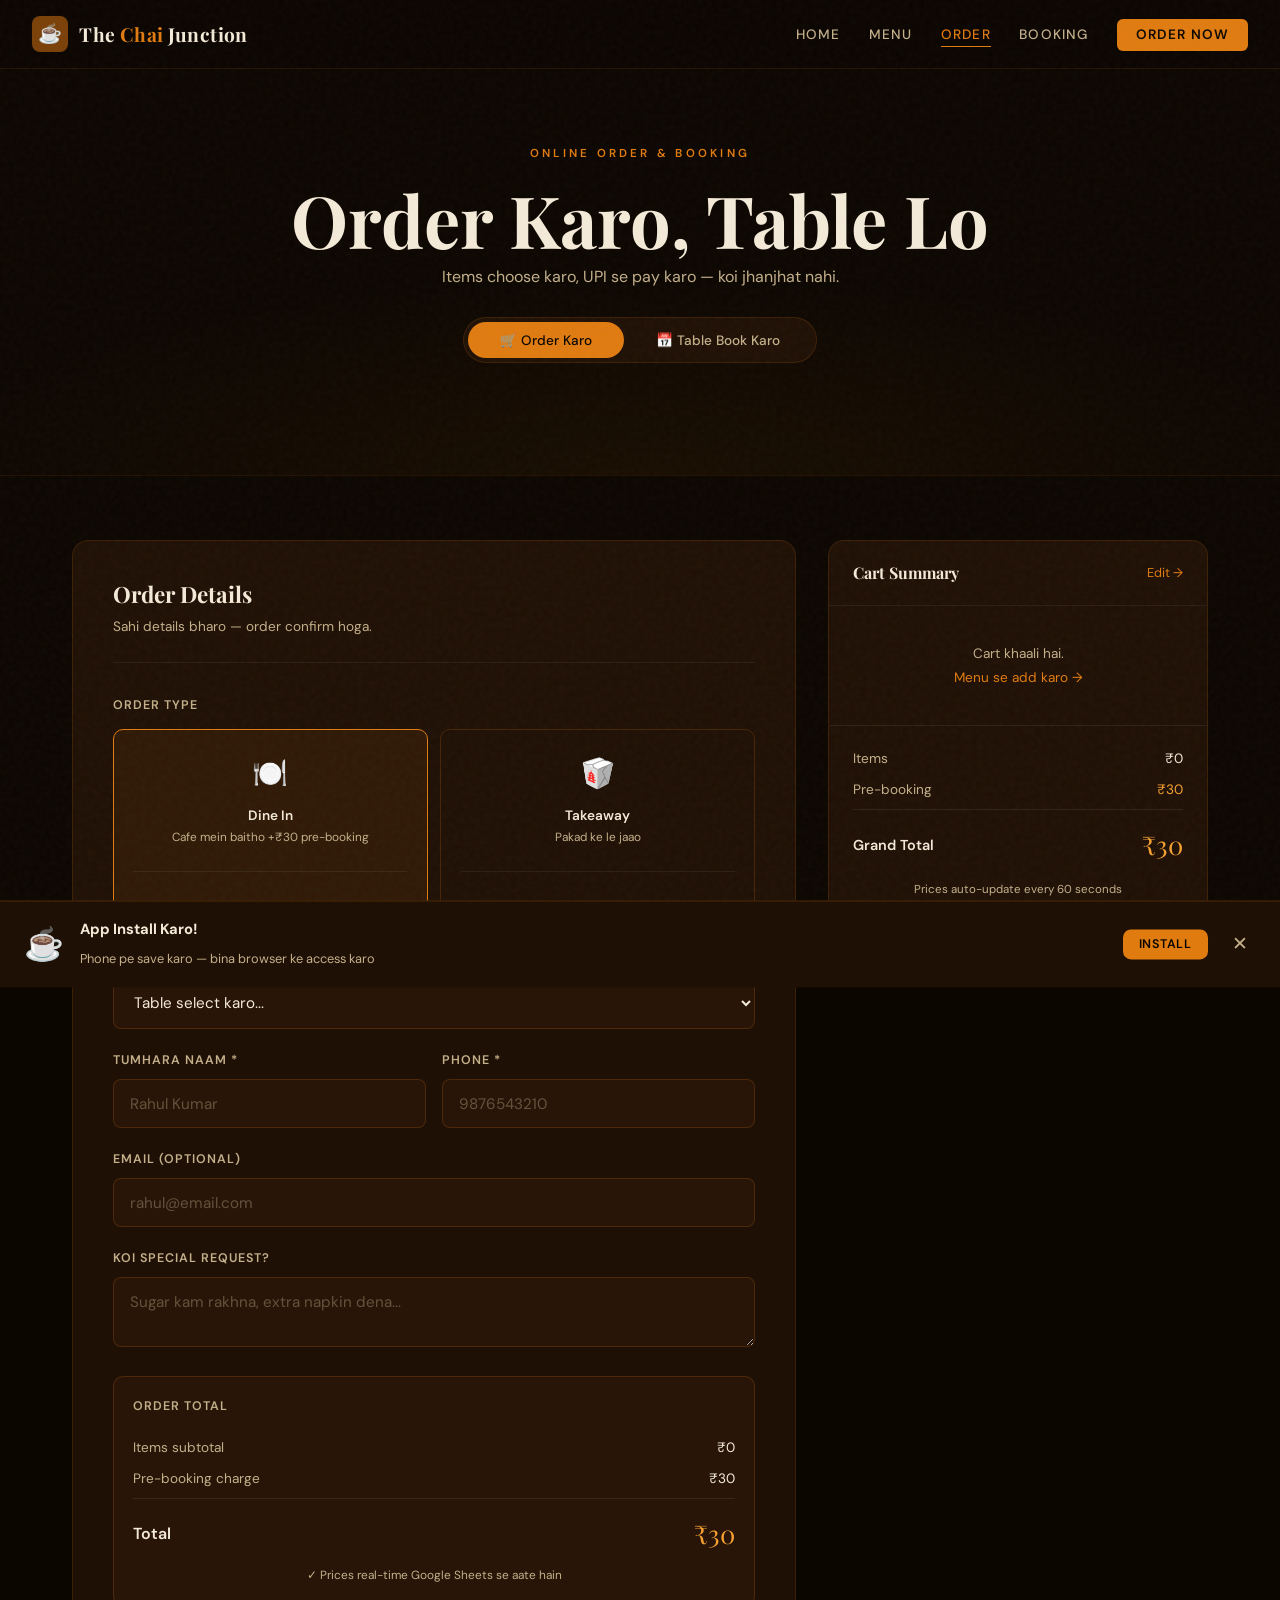
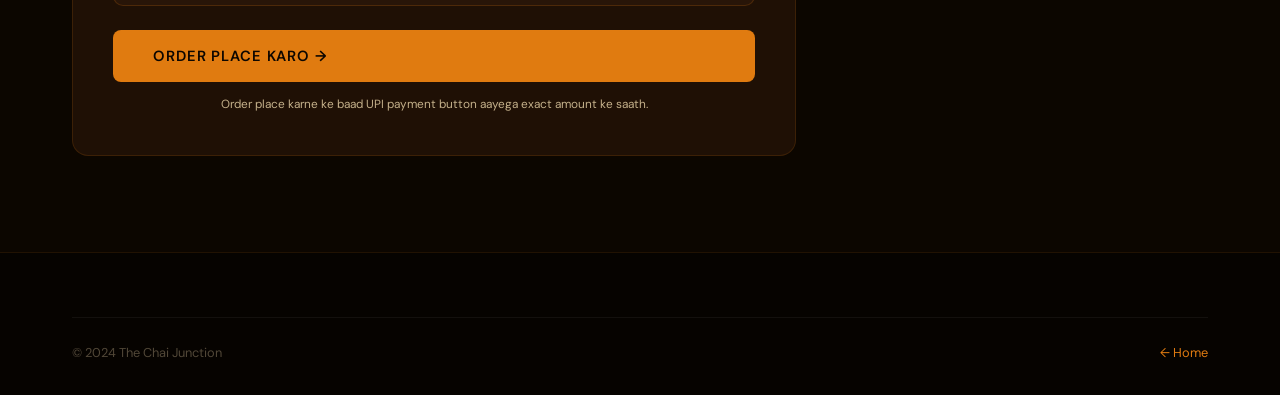
<file: order.html>
<!DOCTYPE html>
<html lang="en">
<head>
  <meta charset="UTF-8" />
  <meta name="viewport" content="width=device-width, initial-scale=1.0" />
  <title>Order & Book — The Chai Junction</title>
  <meta name="theme-color" content="#c8860a" />
  <link rel="manifest" href="manifest.json" />
  <link rel="icon" type="image/svg+xml" href="icons/favicon.svg" />
  <link rel="stylesheet" href="css/style.css" />
  <style>
    .page-hero {
      padding: 9rem 0 4rem; text-align: center;
      background: radial-gradient(ellipse 80% 60% at 50% 100%, rgba(224,123,16,0.06) 0%, transparent 70%);
      border-bottom: 1px solid rgba(224,123,16,0.1);
    }

    /* ── Tab Switch ───────────────────────────────────── */
    .tab-switch {
      display: flex; background: var(--bg-card);
      border: 1px solid rgba(224,123,16,0.15); border-radius: 100px;
      padding: 4px; width: fit-content; margin: 0 auto 3rem;
    }
    .tab-btn {
      padding: 0.6rem 2rem; border-radius: 100px; border: none;
      background: transparent; color: var(--cream-dim);
      font-family: var(--font-sans); font-size: 0.85rem; font-weight: 500; cursor: pointer;
      transition: var(--transition);
    }
    .tab-btn.active { background: var(--saffron); color: var(--bg-dark); }

    /* ── Page layout ──────────────────────────────────── */
    .order-section { padding: 4rem 0 6rem; }
    .order-grid    { display: grid; grid-template-columns: 1fr 380px; gap: 2rem; align-items: start; }

    /* ── Form panel ───────────────────────────────────── */
    .form-panel {
      background: var(--bg-card);
      border: 1px solid rgba(224,123,16,0.15);
      border-radius: 16px; padding: 2.5rem;
    }
    .form-panel h3  { font-size: 1.4rem; margin-bottom: 0.4rem; }
    .form-panel .sub { font-size: 0.85rem; color: var(--cream-dim); margin-bottom: 2rem; padding-bottom: 1.5rem; border-bottom: 1px solid rgba(255,255,255,0.06); }
    .form-row { display: grid; grid-template-columns: 1fr 1fr; gap: 1rem; }

    /* ── Order type selector ──────────────────────────── */
    .type-selector  { display: grid; grid-template-columns: 1fr 1fr; gap: 0.8rem; margin-bottom: 1.5rem; }
    .type-card      { border: 1px solid rgba(224,123,16,0.2); border-radius: 10px; padding: 1.2rem; text-align: center; cursor: pointer; transition: var(--transition); }
    .type-card:hover, .type-card.selected { border-color: var(--saffron); background: rgba(224,123,16,0.08); }
    .type-card .icon  { font-size: 1.8rem; margin-bottom: 0.4rem; }
    .type-card .label { font-size: 0.85rem; font-weight: 600; color: var(--cream); }
    .type-card .sub   { font-size: 0.74rem; color: var(--cream-dim); }

    /* ── Summary panel ────────────────────────────────── */
    .summary-panel {
      background: var(--bg-card); border: 1px solid rgba(224,123,16,0.15);
      border-radius: 16px; overflow: hidden; position: sticky; top: 90px;
    }
    .summary-header { padding: 1.3rem 1.5rem; border-bottom: 1px solid rgba(255,255,255,0.06); display: flex; align-items: center; justify-content: space-between; }
    .summary-header h3 { font-size: 1rem; }
    .summary-items { padding: 0.8rem 1.5rem; max-height: 260px; overflow-y: auto; }
    .summary-item  { display: flex; justify-content: space-between; align-items: center; padding: 0.55rem 0; border-bottom: 1px solid rgba(255,255,255,0.04); font-size: 0.87rem; }
    .summary-item-name  { color: var(--cream); }
    .summary-item-price { color: var(--saffron-lt); font-family: var(--font-serif); }
    .empty-cart-msg     { text-align: center; padding: 1.5rem; color: var(--cream-dim); font-size: 0.85rem; }

    .summary-footer { padding: 1.3rem 1.5rem; border-top: 1px solid rgba(255,255,255,0.07); }
    .summary-line   { display: flex; justify-content: space-between; align-items: center; margin-bottom: 0.5rem; font-size: 0.85rem; }
    .summary-line .lbl { color: var(--cream-dim); }
    .summary-line .val { color: var(--cream); }
    .summary-total     { display: flex; justify-content: space-between; align-items: center; padding-top: 0.8rem; border-top: 1px solid rgba(255,255,255,0.08); margin-top: 0.5rem; }
    .summary-total .lbl { font-weight: 600; color: var(--cream); font-size: 0.9rem; }
    .summary-total .val { font-family: var(--font-serif); font-size: 1.6rem; color: var(--saffron-lt); }

    /* ── Price freshness indicator ────────────────────── */
    .price-header {
      display: flex; align-items: center; justify-content: space-between;
      margin-bottom: 1.2rem;
    }
    .price-header label { font-size: 0.78rem; font-weight: 600; letter-spacing: 0.08em; text-transform: uppercase; color: var(--cream-dim); }

    /* ── Success screen ───────────────────────────────── */
    .success-screen { display: none; text-align: center; padding: 3rem 2rem; }
    .success-check  { width: 80px; height: 80px; background: rgba(50,150,50,0.12); border: 2px solid rgba(50,200,50,0.25); border-radius: 50%; display: flex; align-items: center; justify-content: center; font-size: 2rem; margin: 0 auto 1.5rem; }
    .order-id-box   { background: var(--bg-input); border: 1px solid rgba(224,123,16,0.2); border-radius: 10px; padding: 1rem 1.5rem; margin: 1.2rem 0; font-family: var(--font-serif); font-size: 1.4rem; color: var(--saffron-lt); letter-spacing: 0.1em; }

    /* UPI Pay button */
    #upi-pay-btn, #booking-pay-btn {
      display: none;
      background: #4CAF50;
      color: #fff;
      font-size: 0.9rem;
      padding: 1rem 2rem;
      border-radius: 8px;
      border: none;
      cursor: pointer;
      width: 100%;
      margin-top: 1rem;
      font-family: var(--font-sans);
      font-weight: 600;
      letter-spacing: 0.05em;
      transition: var(--transition);
    }
    #upi-pay-btn:hover, #booking-pay-btn:hover { background: #45a049; transform: translateY(-2px); }

    /* Pay amount display */
    .pay-amount-big { font-family: var(--font-serif); font-size: 2rem; color: var(--saffron-lt); }

    /* Booking section */
    .booking-section { display: none; }

    @media (max-width: 900px) {
      .order-grid { grid-template-columns: 1fr; }
      .summary-panel { position: static; }
      .form-row { grid-template-columns: 1fr; }
    }
  </style>
</head>
<body>

<!-- ── Navbar ─────────────────────────────────────────────── -->
<nav class="navbar">
  <a href="index.html" class="nav-logo-wrap">
    <div class="nav-logo-icon">☕</div>
    <span class="nav-logo-text">The <span>Chai</span> Junction</span>
  </a>
  <ul class="nav-links">
    <li><a href="index.html">Home</a></li>
    <li><a href="menu.html">Menu</a></li>
    <li><a href="order.html" class="active">Order</a></li>
    <li><a href="order.html#booking">Booking</a></li>
    <li><a href="order.html" class="nav-cta">Order Now</a></li>
  </ul>
  <div class="nav-hamburger"><span></span><span></span><span></span></div>
</nav>

<div class="page-hero">
  <div class="container">
    <span class="section-label">Online Order & Booking</span>
    <h1>Order Karo, Table Lo</h1>
    <p>Items choose karo, UPI se pay karo — koi jhanjhat nahi.</p>
    <br/>
    <div class="tab-switch">
      <button class="tab-btn active" onclick="switchTab('order')">🛒 Order Karo</button>
      <button class="tab-btn" onclick="switchTab('booking')">📅 Table Book Karo</button>
    </div>
  </div>
</div>

<section class="order-section">
  <div class="container">

    <!-- ══ ORDER SECTION ══════════════════════════════════════ -->
    <div id="order-section">
      <div class="order-grid">

        <!-- Left: Order form -->
        <div>
          <!-- Success -->
          <div class="success-screen" id="order-success">
            <div class="success-check">✓</div>
            <h2>Order Ho Gaya!</h2>
            <p>Tumhara order place hua. Order ID:</p>
            <div class="order-id-box" id="order-id-display">—</div>
            <p>Ab UPI se payment karo — <strong class="pay-amount-big" id="pay-amount-display">₹0</strong></p>
            <!-- UPI Pay Button (appears after order is placed) -->
            <button id="upi-pay-btn">Pay via UPI →</button>
            <p style="font-size:0.78rem;color:var(--cream-dim);margin-top:0.8rem;">
              ☝️ Button click karo — GPay/PhonePe/Paytm khulega exact amount ke saath.<br/>
              Koi fraud nahi — amount already fix tha.
            </p>
            <div style="display:flex;gap:1rem;justify-content:center;margin-top:2rem;flex-wrap:wrap;">
              <button class="btn btn-primary" onclick="resetOrderForm()">Aur Order Karo</button>
              <a href="index.html" class="btn btn-outline">Home Jaao</a>
            </div>
          </div>

          <!-- Order Form -->
          <div class="form-panel" id="order-form-panel">
            <h3>Order Details</h3>
            <p class="sub">Sahi details bharo — order confirm hoga.</p>

            <!-- Honeypot — bots isko fill karte hain, real users nahi -->
            <div class="hp-field" aria-hidden="true">
              <input type="text" id="hp_website" name="website" tabindex="-1" autocomplete="off" />
            </div>

            <!-- Order Type -->
            <div style="margin-bottom:1.5rem;">
              <label style="display:block;font-size:0.78rem;font-weight:600;letter-spacing:0.08em;text-transform:uppercase;color:var(--cream-dim);margin-bottom:0.8rem;">Order Type</label>
              <div class="type-selector">
                <div class="type-card selected" data-type="dine-in" onclick="selectType('dine-in')">
                  <div class="icon">🍽️</div>
                  <div class="label">Dine In</div>
                  <div class="sub">Cafe mein baitho +₹30 pre-booking</div>
                </div>
                <div class="type-card" data-type="takeaway" onclick="selectType('takeaway')">
                  <div class="icon">🥡</div>
                  <div class="label">Takeaway</div>
                  <div class="sub">Pakad ke le jaao</div>
                </div>
              </div>
            </div>

            <!-- Table select (dine-in only) -->
            <div class="form-group" id="table-group">
              <label>Table Number</label>
              <select id="table-no">
                <option value="">Table select karo...</option>
              </select>
            </div>

            <div class="form-row">
              <div class="form-group">
                <label>Tumhara Naam *</label>
                <input type="text" id="order-name" placeholder="Rahul Kumar" autocomplete="name" />
                <div class="field-error">Naam kam se kam 2 characters ka hona chahiye</div>
              </div>
              <div class="form-group">
                <label>Phone *</label>
                <input type="tel" id="order-phone" placeholder="9876543210" maxlength="10" inputmode="numeric" autocomplete="tel" />
                <div class="field-error">Exactly 10 digits chahiye (sirf numbers)</div>
              </div>
            </div>

            <div class="form-group">
              <label>Email (optional)</label>
              <input type="email" id="order-email" placeholder="rahul@email.com" autocomplete="email" />
            </div>

            <div class="form-group">
              <label>Koi Special Request?</label>
              <textarea id="order-notes" rows="2" placeholder="Sugar kam rakhna, extra napkin dena..."></textarea>
            </div>

            <!-- Real-time price summary BEFORE payment -->
            <div style="background:var(--bg-input);border:1px solid rgba(224,123,16,0.2);border-radius:10px;padding:1.2rem;margin-bottom:1.5rem;">
              <div class="price-header">
                <label>Order Total</label>
                <span class="live-badge" id="price-live-badge" style="display:none;">Live Prices</span>
              </div>
              <div class="summary-line">
                <span class="lbl">Items subtotal</span>
                <span class="val" id="items-subtotal">₹0</span>
              </div>
              <div class="summary-line" id="prebooking-row" style="display:flex;">
                <span class="lbl">Pre-booking charge</span>
                <span class="val">₹30</span>
              </div>
              <div class="summary-total">
                <span class="lbl" style="font-size:1rem;">Total</span>
                <span class="val" data-total>₹0</span>
              </div>
              <p style="font-size:0.74rem;color:var(--cream-dim);margin-top:0.6rem;text-align:center;">
                ✓ Prices real-time Google Sheets se aate hain
              </p>
            </div>

            <button class="btn btn-primary btn-lg" style="width:100%;" id="place-order-btn" onclick="placeOrder()">
              Order Place Karo →
            </button>
            <p style="font-size:0.74rem;color:var(--cream-dim);text-align:center;margin-top:0.8rem;">
              Order place karne ke baad UPI payment button aayega exact amount ke saath.
            </p>
          </div>
        </div>

        <!-- Right: Summary -->
        <div class="summary-panel">
          <div class="summary-header">
            <h3>Cart Summary</h3>
            <a href="menu.html" style="font-size:0.8rem;color:var(--saffron);">Edit →</a>
          </div>
          <div class="summary-items" id="summary-items">
            <div class="empty-cart-msg">Cart khaali hai.<br/><a href="menu.html">Menu se add karo →</a></div>
          </div>
          <div class="summary-footer">
            <div class="summary-line">
              <span class="lbl">Items</span>
              <span class="val" id="items-subtotal-side">₹0</span>
            </div>
            <div class="summary-line" id="prebooking-side">
              <span class="lbl">Pre-booking</span>
              <span class="val" style="color:var(--saffron-lt);">₹30</span>
            </div>
            <div class="summary-total">
              <span class="lbl">Grand Total</span>
              <span class="val" data-total>₹0</span>
            </div>
            <p style="font-size:0.72rem;color:var(--cream-dim);margin-top:0.8rem;text-align:center;">
              Prices auto-update every 60 seconds
            </p>
          </div>
        </div>

      </div>
    </div>

    <!-- ══ BOOKING SECTION ════════════════════════════════════ -->
    <div id="booking-section" class="booking-section">
      <div class="order-grid">
        <div>
          <!-- Booking success -->
          <div class="success-screen" id="booking-success">
            <div class="success-check">✓</div>
            <h2>Table Book Ho Gaya!</h2>
            <p>Booking ID:</p>
            <div class="order-id-box" id="booking-id-display">—</div>
            <p>Pre-booking charge <strong class="pay-amount-big">₹30</strong> pay karo:</p>
            <button id="booking-pay-btn">Pay ₹30 Pre-booking via UPI →</button>
            <p style="font-size:0.78rem;color:var(--cream-dim);margin-top:0.8rem;">
              ☝️ ₹30 confirm karta hai tumhara table — exactly itna hi katega.
            </p>
            <div style="display:flex;gap:1rem;justify-content:center;margin-top:2rem;flex-wrap:wrap;">
              <button class="btn btn-primary" onclick="resetBookingForm()">Aur Book Karo</button>
              <a href="index.html" class="btn btn-outline">Home Jaao</a>
            </div>
          </div>

          <div class="form-panel" id="booking-form-panel">
            <h3>Table Reserve Karo</h3>
            <p class="sub">Pehle book karo — hum tumhara table ready rakhenge. ₹30 pre-booking charge lagega.</p>

            <!-- Honeypot -->
            <div class="hp-field" aria-hidden="true">
              <input type="text" id="hp_website" name="website" tabindex="-1" autocomplete="off" />
            </div>

            <div class="form-row">
              <div class="form-group">
                <label>Naam *</label>
                <input type="text" id="booking-name" placeholder="Rahul Kumar" autocomplete="name" />
                <div class="field-error">Naam 2+ characters</div>
              </div>
              <div class="form-group">
                <label>Phone *</label>
                <input type="tel" id="booking-phone" placeholder="9876543210" maxlength="10" inputmode="numeric" />
                <div class="field-error">Exactly 10 digits</div>
              </div>
            </div>

            <div class="form-group">
              <label>Email (optional)</label>
              <input type="email" id="booking-email" placeholder="rahul@email.com" autocomplete="email" />
            </div>

            <div class="form-row">
              <div class="form-group">
                <label>Date *</label>
                <input type="date" id="booking-date" />
                <div class="field-error">Date select karo</div>
              </div>
              <div class="form-group">
                <label>Time *</label>
                <select id="booking-time">
                  <option value="">Time select karo</option>
                  <option>07:00 AM</option><option>08:00 AM</option><option>09:00 AM</option>
                  <option>10:00 AM</option><option>11:00 AM</option><option>12:00 PM</option>
                  <option>01:00 PM</option><option>02:00 PM</option><option>03:00 PM</option>
                  <option>04:00 PM</option><option>05:00 PM</option><option>06:00 PM</option>
                  <option>07:00 PM</option><option>08:00 PM</option><option>09:00 PM</option>
                </select>
                <div class="field-error">Time select karo</div>
              </div>
            </div>

            <div class="form-group">
              <label>Kitne Log Hain? *</label>
              <select id="booking-guests">
                <option value="">Select karo...</option>
                <option>1 Guest</option><option>2 Guests</option><option>3 Guests</option>
                <option>4 Guests</option><option>5 Guests</option><option>6 Guests</option>
                <option>7+ Guests (call karo)</option>
              </select>
              <div class="field-error">Guests select karo</div>
            </div>

            <div class="form-group">
              <label>Koi Special Request?</label>
              <textarea id="booking-notes" rows="2" placeholder="Birthday celebration, window seat..."></textarea>
            </div>

            <!-- Pre-booking charge display -->
            <div style="background:var(--bg-input);border:1px solid rgba(224,123,16,0.2);border-radius:10px;padding:1.2rem;margin-bottom:1.5rem;">
              <div class="summary-line">
                <span class="lbl">Pre-booking Confirmation Charge</span>
                <span class="val" style="color:var(--saffron-lt);font-family:var(--font-serif);font-size:1.3rem;">₹30</span>
              </div>
              <p style="font-size:0.74rem;color:var(--cream-dim);margin-top:0.5rem;">
                ✓ ₹30 tumhara table confirm karta hai — bilkul secure UPI payment
              </p>
            </div>

            <button class="btn btn-primary btn-lg" style="width:100%;" id="place-booking-btn" onclick="placeBooking()">
              Table Confirm Karo — ₹30 →
            </button>
          </div>
        </div>

        <!-- Info side -->
        <div>
          <div class="summary-panel" style="position:sticky;top:90px;">
            <div class="summary-header"><h3>Visit Info</h3></div>
            <div style="padding:1.5rem;">
              <p style="margin-bottom:1rem;font-size:0.9rem;">📍 YOUR_ADDRESS</p>
              <p style="margin-bottom:1rem;font-size:0.9rem;">🕐 Mon–Sun: 7AM – 10PM</p>
              <p style="margin-bottom:1rem;font-size:0.9rem;">📞 YOUR_PHONE</p>
              <div class="divider"></div>
              <p style="font-size:0.82rem;color:var(--cream-dim);margin-bottom:0.8rem;">
                Table 15 minute tak hold hota hai. Large groups (7+) ke liye call karo.
              </p>
              <p style="font-size:0.82rem;color:var(--cream-dim);">
                Pre-booking ₹30 ek baar kato hai — cafe me koi extra charge nahi.
              </p>
            </div>
          </div>
        </div>
      </div>
    </div>

  </div>
</section>

<footer class="footer">
  <div class="container">
    <div class="footer-bottom">
      <span>© 2024 The Chai Junction</span>
      <a href="index.html" style="color:var(--saffron);">← Home</a>
    </div>
  </div>
</footer>

<!-- PWA Install Banner -->
<div class="install-banner" id="install-banner">
  <div class="icon">☕</div>
  <div class="text">
    <strong>App Install Karo!</strong>
    <span>Phone pe save karo — bina browser ke access karo</span>
  </div>
  <button class="btn btn-primary btn-sm" onclick="installPWA()">Install</button>
  <button class="install-close" onclick="dismissInstallBanner()">✕</button>
</div>

<script src="js/config.js"></script>
<script src="js/main.js"></script>
<script src="js/order.js"></script>
</body>
</html>
</file>
<file: css/style.css>
/* ============================================================
   style.css — The Chai Junction
   Aesthetic: Warm Masala · Deep Saffron · Desi Premium
   ============================================================ */

@import url('https://fonts.googleapis.com/css2?family=Playfair+Display:ital,wght@0,400;0,700;1,400&family=DM+Sans:wght@300;400;500;600&display=swap');

/* ── Variables ─────────────────────────────────────────────── */
:root {
  --bg-dark:     #0c0600;
  --bg-section:  #160c02;
  --bg-card:     #1f1005;
  --bg-input:    #281508;
  --cream:       #f4ead8;
  --cream-dim:   #c4b08a;
  --saffron:     #e07b10;
  --saffron-lt:  #f5a030;
  --saffron-dim: #7a4008;
  --chai-brown:  #5c2e0a;
  --white:       #fffaf2;

  --font-serif:  'Playfair Display', Georgia, serif;
  --font-sans:   'DM Sans', sans-serif;

  --radius:      12px;
  --shadow:      0 8px 32px rgba(0,0,0,0.7);
  --transition:  all 0.3s cubic-bezier(0.4, 0, 0.2, 1);
}

/* ── Reset ──────────────────────────────────────────────────── */
*, *::before, *::after { box-sizing: border-box; margin: 0; padding: 0; }
html { scroll-behavior: smooth; }

body {
  font-family: var(--font-sans);
  background: var(--bg-dark);
  color: var(--cream);
  line-height: 1.7;
  overflow-x: hidden;
}

/* Subtle noise grain */
body::before {
  content: '';
  position: fixed;
  inset: 0;
  background-image: url("data:image/svg+xml,%3Csvg viewBox='0 0 200 200' xmlns='http://www.w3.org/2000/svg'%3E%3Cfilter id='n'%3E%3CfeTurbulence type='fractalNoise' baseFrequency='0.85' numOctaves='4' stitchTiles='stitch'/%3E%3C/filter%3E%3Crect width='100%25' height='100%25' filter='url(%23n)' opacity='0.035'/%3E%3C/svg%3E");
  pointer-events: none;
  z-index: 9999;
}

/* ── Typography ─────────────────────────────────────────────── */
h1, h2, h3, h4 { font-family: var(--font-serif); font-weight: 700; line-height: 1.2; color: var(--cream); }
h1 { font-size: clamp(2.6rem, 6vw, 4.5rem); }
h2 { font-size: clamp(1.8rem, 4vw, 3rem); }
h3 { font-size: clamp(1.3rem, 2.5vw, 1.8rem); }
p  { color: var(--cream-dim); }
a  { color: var(--saffron); text-decoration: none; transition: var(--transition); }
a:hover { color: var(--saffron-lt); }

/* ── Navbar ─────────────────────────────────────────────────── */
.navbar {
  position: fixed; top: 0; left: 0; right: 0; z-index: 1000;
  padding: 1rem 2rem;
  display: flex; align-items: center; justify-content: space-between;
  background: rgba(12, 6, 0, 0.88);
  backdrop-filter: blur(18px);
  border-bottom: 1px solid rgba(224, 123, 16, 0.12);
  transition: var(--transition);
}
.navbar.scrolled { padding: 0.65rem 2rem; background: rgba(12, 6, 0, 0.97); }

/* Logo area */
.nav-logo-wrap { display: flex; align-items: center; gap: 0.7rem; text-decoration: none; }
.nav-logo-img  { width: 36px; height: 36px; border-radius: 8px; object-fit: contain; }

/* SVG icon fallback */
.nav-logo-icon {
  width: 36px; height: 36px;
  background: var(--saffron-dim);
  border-radius: 8px;
  display: flex; align-items: center; justify-content: center;
  font-size: 1.2rem;
}

.nav-logo-text {
  font-family: var(--font-serif);
  font-size: 1.2rem;
  font-weight: 700;
  color: var(--cream);
  letter-spacing: 0.02em;
}
.nav-logo-text span { color: var(--saffron); }

.nav-links { display: flex; align-items: center; gap: 1.8rem; list-style: none; }
.nav-links a {
  font-size: 0.85rem; font-weight: 500;
  letter-spacing: 0.08em; text-transform: uppercase;
  color: var(--cream-dim);
  position: relative;
}
.nav-links a::after {
  content: ''; position: absolute; bottom: -4px; left: 0;
  width: 0; height: 1px; background: var(--saffron);
  transition: width 0.3s ease;
}
.nav-links a:hover, .nav-links a.active { color: var(--saffron); }
.nav-links a:hover::after, .nav-links a.active::after { width: 100%; }

.nav-cta {
  background: var(--saffron) !important;
  color: var(--bg-dark) !important;
  padding: 0.45rem 1.2rem; border-radius: 6px; font-weight: 600 !important;
}
.nav-cta::after { display: none !important; }
.nav-cta:hover { background: var(--saffron-lt) !important; }

.nav-hamburger { display: none; flex-direction: column; gap: 5px; cursor: pointer; padding: 4px; }
.nav-hamburger span { display: block; width: 24px; height: 2px; background: var(--cream); transition: var(--transition); }

/* ── Buttons ─────────────────────────────────────────────────── */
.btn {
  display: inline-flex; align-items: center; gap: 0.5rem;
  padding: 0.85rem 2rem; border-radius: 8px;
  font-family: var(--font-sans); font-size: 0.88rem; font-weight: 600;
  letter-spacing: 0.06em; text-transform: uppercase;
  cursor: pointer; border: none; transition: var(--transition);
}
.btn-primary { background: var(--saffron); color: var(--bg-dark); }
.btn-primary:hover { background: var(--saffron-lt); transform: translateY(-2px); box-shadow: 0 6px 20px rgba(224,123,16,0.4); }
.btn-outline { background: transparent; color: var(--cream); border: 1px solid rgba(244,234,216,0.3); }
.btn-outline:hover { border-color: var(--saffron); color: var(--saffron); }
.btn-sm { padding: 0.45rem 1rem; font-size: 0.78rem; }
.btn-lg { padding: 1rem 2.5rem; font-size: 0.92rem; }
.btn:disabled { opacity: 0.6; cursor: not-allowed; transform: none !important; }

/* ── Layout ──────────────────────────────────────────────────── */
.section { padding: 6rem 0; }
.section-alt { background: var(--bg-section); }
.container { max-width: 1200px; margin: 0 auto; padding: 0 2rem; }

.section-label {
  display: block; font-family: var(--font-sans);
  font-size: 0.72rem; font-weight: 600;
  letter-spacing: 0.28em; text-transform: uppercase;
  color: var(--saffron); margin-bottom: 0.8rem;
}
.section-subtitle { font-size: 1.05rem; color: var(--cream-dim); max-width: 540px; margin-bottom: 3rem; }

/* ── Cards ───────────────────────────────────────────────────── */
.card {
  background: var(--bg-card);
  border: 1px solid rgba(224,123,16,0.12);
  border-radius: var(--radius);
  transition: var(--transition);
}
.card:hover {
  border-color: rgba(224,123,16,0.35);
  transform: translateY(-4px);
  box-shadow: var(--shadow);
}

/* ── Forms ───────────────────────────────────────────────────── */
.form-group { margin-bottom: 1.3rem; }
.form-group label {
  display: block; font-size: 0.78rem; font-weight: 600;
  letter-spacing: 0.08em; text-transform: uppercase;
  color: var(--cream-dim); margin-bottom: 0.5rem;
}
.form-group input,
.form-group select,
.form-group textarea {
  width: 100%; background: var(--bg-input);
  border: 1px solid rgba(224,123,16,0.2);
  border-radius: 8px; padding: 0.85rem 1rem;
  font-family: var(--font-sans); font-size: 0.95rem;
  color: var(--cream); outline: none; transition: var(--transition);
}
.form-group input:focus,
.form-group select:focus,
.form-group textarea:focus {
  border-color: var(--saffron);
  box-shadow: 0 0 0 3px rgba(224,123,16,0.15);
}
.form-group input::placeholder,
.form-group textarea::placeholder { color: rgba(196,176,138,0.4); }
.form-group select option { background: var(--bg-card); }

/* Validation states */
.form-group.error input,
.form-group.error select { border-color: #cf4f4f; }
.form-group.success input { border-color: #4fcf4f; }
.field-error {
  font-size: 0.78rem; color: #cf7f7f;
  margin-top: 0.35rem; display: none;
}
.form-group.error .field-error { display: block; }

/* Hidden honeypot */
.hp-field { position: absolute; left: -9999px; opacity: 0; pointer-events: none; tabindex: -1; }

/* ── Toast ───────────────────────────────────────────────────── */
.toast-container {
  position: fixed; bottom: 2rem; right: 2rem;
  z-index: 9000; display: flex; flex-direction: column; gap: 0.6rem;
}
.toast {
  padding: 0.9rem 1.4rem; border-radius: 10px;
  font-size: 0.87rem; font-weight: 500; min-width: 280px;
  display: flex; align-items: center; gap: 0.6rem;
  animation: toastIn 0.3s ease forwards;
  box-shadow: 0 8px 24px rgba(0,0,0,0.6);
}
.toast-success { background: #1a3a1a; border: 1px solid #3a7a3a; color: #8fcf8f; }
.toast-error   { background: #3a1a1a; border: 1px solid #7a3a3a; color: #cf8f8f; }
.toast-info    { background: #1a2a3a; border: 1px solid #3a5a7a; color: #8fafcf; }
.toast-warn    { background: #3a2a1a; border: 1px solid #7a5a1a; color: #cfaf6f; }
@keyframes toastIn { from { opacity:0; transform:translateX(20px); } to { opacity:1; transform:translateX(0); } }

/* ── Divider ─────────────────────────────────────────────────── */
.divider { width: 60px; height: 1px; background: linear-gradient(90deg, transparent, var(--saffron), transparent); margin: 1.5rem 0; }

/* ── Loader ──────────────────────────────────────────────────── */
.loader { width: 32px; height: 32px; border: 2px solid rgba(224,123,16,0.2); border-top-color: var(--saffron); border-radius: 50%; animation: spin 0.7s linear infinite; margin: 2rem auto; }
@keyframes spin { to { transform: rotate(360deg); } }

/* ── Badge ───────────────────────────────────────────────────── */
.badge { display: inline-block; padding: 0.2rem 0.7rem; border-radius: 100px; font-size: 0.7rem; font-weight: 600; letter-spacing: 0.05em; text-transform: uppercase; }
.badge-saffron { background: rgba(224,123,16,0.18); color: var(--saffron-lt); border: 1px solid rgba(224,123,16,0.3); }
.badge-green   { background: rgba(50,150,50,0.18);  color: #7fcf7f;  border: 1px solid rgba(50,150,50,0.3); }
.badge-red     { background: rgba(180,50,50,0.18);  color: #cf7f7f;  border: 1px solid rgba(180,50,50,0.3); }
.badge-blue    { background: rgba(50,100,180,0.18); color: #8fb8ef;  border: 1px solid rgba(50,100,180,0.3); }

/* ── Price tag ───────────────────────────────────────────────── */
.price-tag {
  font-family: var(--font-serif);
  font-size: 1.2rem;
  color: var(--saffron-lt);
  font-style: italic;
}
.price-tag.updating { opacity: 0.5; font-style: normal; font-size: 0.8rem; }

/* Real-time price indicator */
.live-badge {
  display: inline-flex; align-items: center; gap: 0.3rem;
  font-size: 0.65rem; font-weight: 600; letter-spacing: 0.1em;
  color: #6fcf6f; text-transform: uppercase;
}
.live-badge::before {
  content: '';
  width: 6px; height: 6px; border-radius: 50%; background: #6fcf6f;
  animation: pulse 1.5s ease-in-out infinite;
}
@keyframes pulse { 0%,100% { opacity:1; transform:scale(1); } 50% { opacity:0.5; transform:scale(0.7); } }

/* ── Footer ──────────────────────────────────────────────────── */
.footer { background: #060300; padding: 4rem 0 2rem; border-top: 1px solid rgba(224,123,16,0.12); }
.footer-grid { display: grid; grid-template-columns: 2fr 1fr 1fr 1.5fr; gap: 3rem; margin-bottom: 3rem; }
.footer-col h4 { font-size: 0.75rem; letter-spacing: 0.18em; text-transform: uppercase; color: var(--saffron); margin-bottom: 1.2rem; }
.footer-col ul { list-style: none; }
.footer-col ul li { margin-bottom: 0.6rem; }
.footer-col ul li a { color: var(--cream-dim); font-size: 0.88rem; }
.footer-col ul li a:hover { color: var(--cream); }
.footer-bottom { border-top: 1px solid rgba(255,255,255,0.05); padding-top: 1.5rem; display: flex; justify-content: space-between; align-items: center; font-size: 0.8rem; color: rgba(196,176,138,0.4); }

/* ── PWA install banner ──────────────────────────────────────── */
.install-banner {
  position: fixed; bottom: 0; left: 0; right: 0;
  background: var(--bg-card);
  border-top: 1px solid rgba(224,123,16,0.25);
  padding: 1rem 1.5rem;
  display: flex; align-items: center; gap: 1rem;
  z-index: 800;
  transform: translateY(100%);
  transition: transform 0.4s cubic-bezier(0.4, 0, 0.2, 1);
}
.install-banner.show { transform: translateY(0); }
.install-banner .icon { font-size: 2rem; flex-shrink: 0; }
.install-banner .text { flex: 1; }
.install-banner .text strong { display: block; font-size: 0.92rem; color: var(--cream); margin-bottom: 0.1rem; }
.install-banner .text span   { font-size: 0.8rem; color: var(--cream-dim); }
.install-close { background: none; border: none; color: var(--cream-dim); font-size: 1.2rem; cursor: pointer; flex-shrink: 0; padding: 4px 8px; }

/* ── Responsive ──────────────────────────────────────────────── */
@media (max-width: 900px) {
  .footer-grid { grid-template-columns: 1fr 1fr; gap: 2rem; }
}
@media (max-width: 768px) {
  .nav-links { display: none; }
  .nav-hamburger { display: flex; }
  .nav-links.open {
    display: flex; flex-direction: column;
    position: fixed; inset: 0;
    background: var(--bg-dark);
    justify-content: center; align-items: center;
    gap: 2.5rem; z-index: 999;
  }
  .nav-links.open a { font-size: 1.3rem; }
  .footer-grid { grid-template-columns: 1fr; }
  .footer-bottom { flex-direction: column; gap: 0.5rem; text-align: center; }
}
</file>
